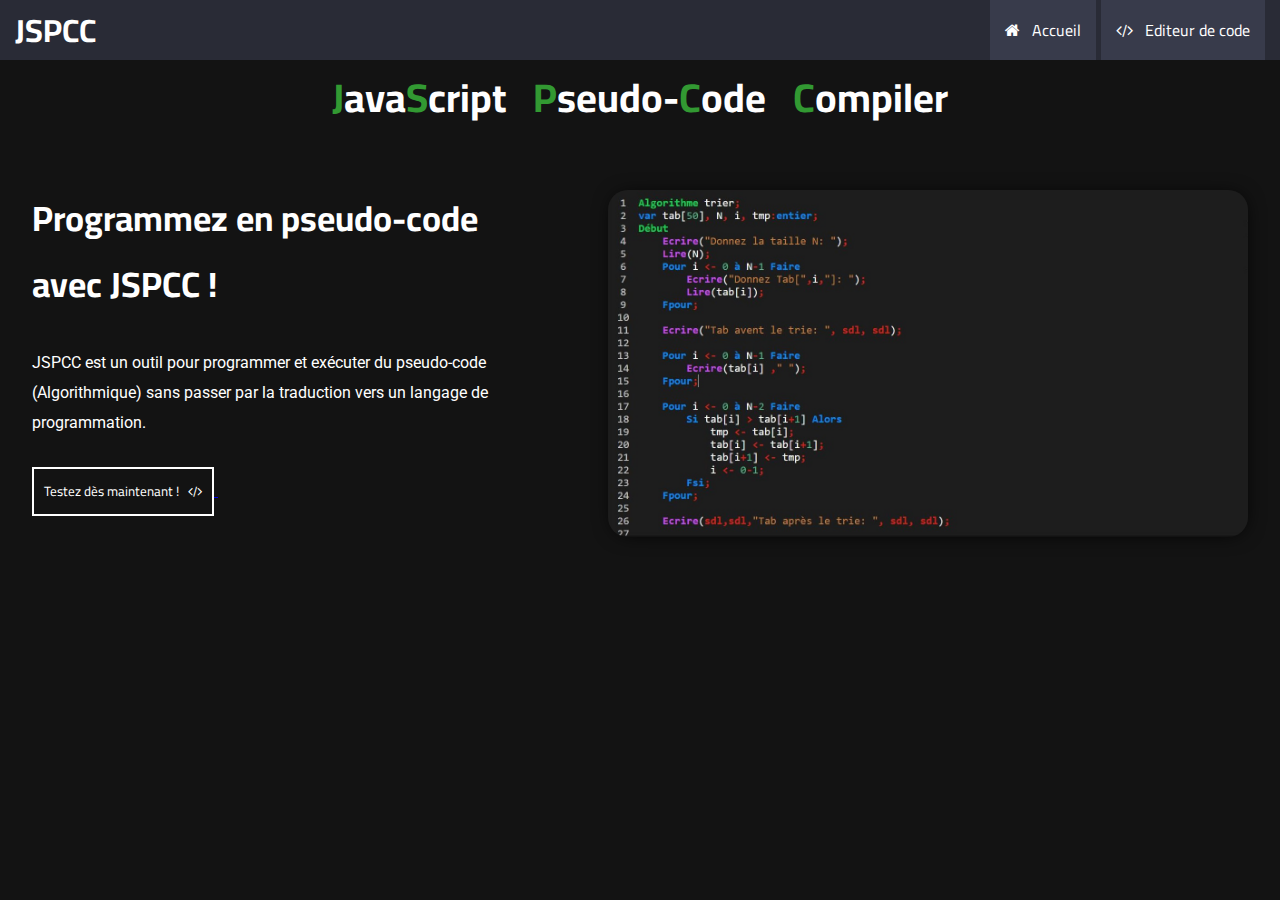
<file: fr/home.html>
<!DOCTYPE html>
<html lang="en">
<head>
    <meta charset="UTF-8">
    <meta name="viewport" content="width=device-width, initial-scale=1.0">
    <meta http-equiv="X-UA-Compatible" content="ie=edge">
    <script src="https://ajax.googleapis.com/ajax/libs/jquery/3.4.1/jquery.min.js"></script>
    <script src="../css/themes.js"></script>
    <link href="https://fonts.googleapis.com/css2?family=Cairo&family=Roboto&display=swap" rel="stylesheet">
    <link rel="stylesheet" href="../fonts/consolas.css">
    <link rel="stylesheet" href="../css/main.css">
    <link rel="stylesheet" href="../css/algo.css">
    <link rel="stylesheet" href="https://cdnjs.cloudflare.com/ajax/libs/font-awesome/4.7.0/css/font-awesome.min.css">
    <title>Bienvenue | JSPCC</title>
</head>

<style>
    *
    {
        font-family: "Cairo";
    }
</style>

<body>
    <nav class="navbar">
        <div class="left-nav">
            <a>
                <h1 class="logo">JSPCC</h1>
            </a>
        </div>

        <div class="mobile burger" >
            <button class="bars-mobile">
                <i class="fa fa-bars"></i>
            </button>
        </div>

        <div class="right-nav">
            <div class="element-container">
                <a>
                    <button class="nav-elem">
                        <i class="fa fa-home"></i> &nbsp; Accueil
                    </button>
                </a>

                <a href="editor.html">
                    <button class="nav-elem">
                        <i class="fa fa-code"></i> &nbsp; Editeur de code
                    </button>
                </a>

                <!--<a href="#">
                    <button class="nav-elem">
                        <i class="fa fa-file-code-o"></i> &nbsp; Documentation
                    </button>
                </a>-->

                <!--<a href="#">
                    <button class="nav-elem">
                        <i class="fa fa-bell"></i> &nbsp; Notifications
                    </button>
                </a>-->
            </div>
        </div>
    </nav>
    <h1 class="main-title">
        <span class="colored-letter">J</span>ava<span class="colored-letter">S</span>cript
        &nbsp;
        <span class="colored-letter">P</span>seudo-<span class="colored-letter">C</span>ode
        &nbsp;
        <span class="colored-letter">C</span>ompiler
    </h1>
    <div class="part1">
        <div class="sub-part1">
            <h1>Programmez en pseudo-code avec JSPCC !</h1>
            <br>
            <span>
                JSPCC est un outil pour programmer et exécuter du pseudo-code (Algorithmique) 
                sans passer par 
                la traduction vers un langage de programmation.
            </span>
            <br><br>
            <a href="editor.html">
                <button>
                    Testez dès maintenant ! &nbsp; <i class="fa fa-code"></i>
                </button>
            </a>
            &nbsp;
            <!--<button class="tuto">
                Regarder le tutoriel &nbsp; <i class="fa fa-play"></i>
            </button>-->
        </div>

        <div class="sub-part2">
            <img class="img" src="images/102737160_2944531502263095_2410326628366231200_o.jpg" alt="">
        </div>
    </div>
</body>
</html>
</file>
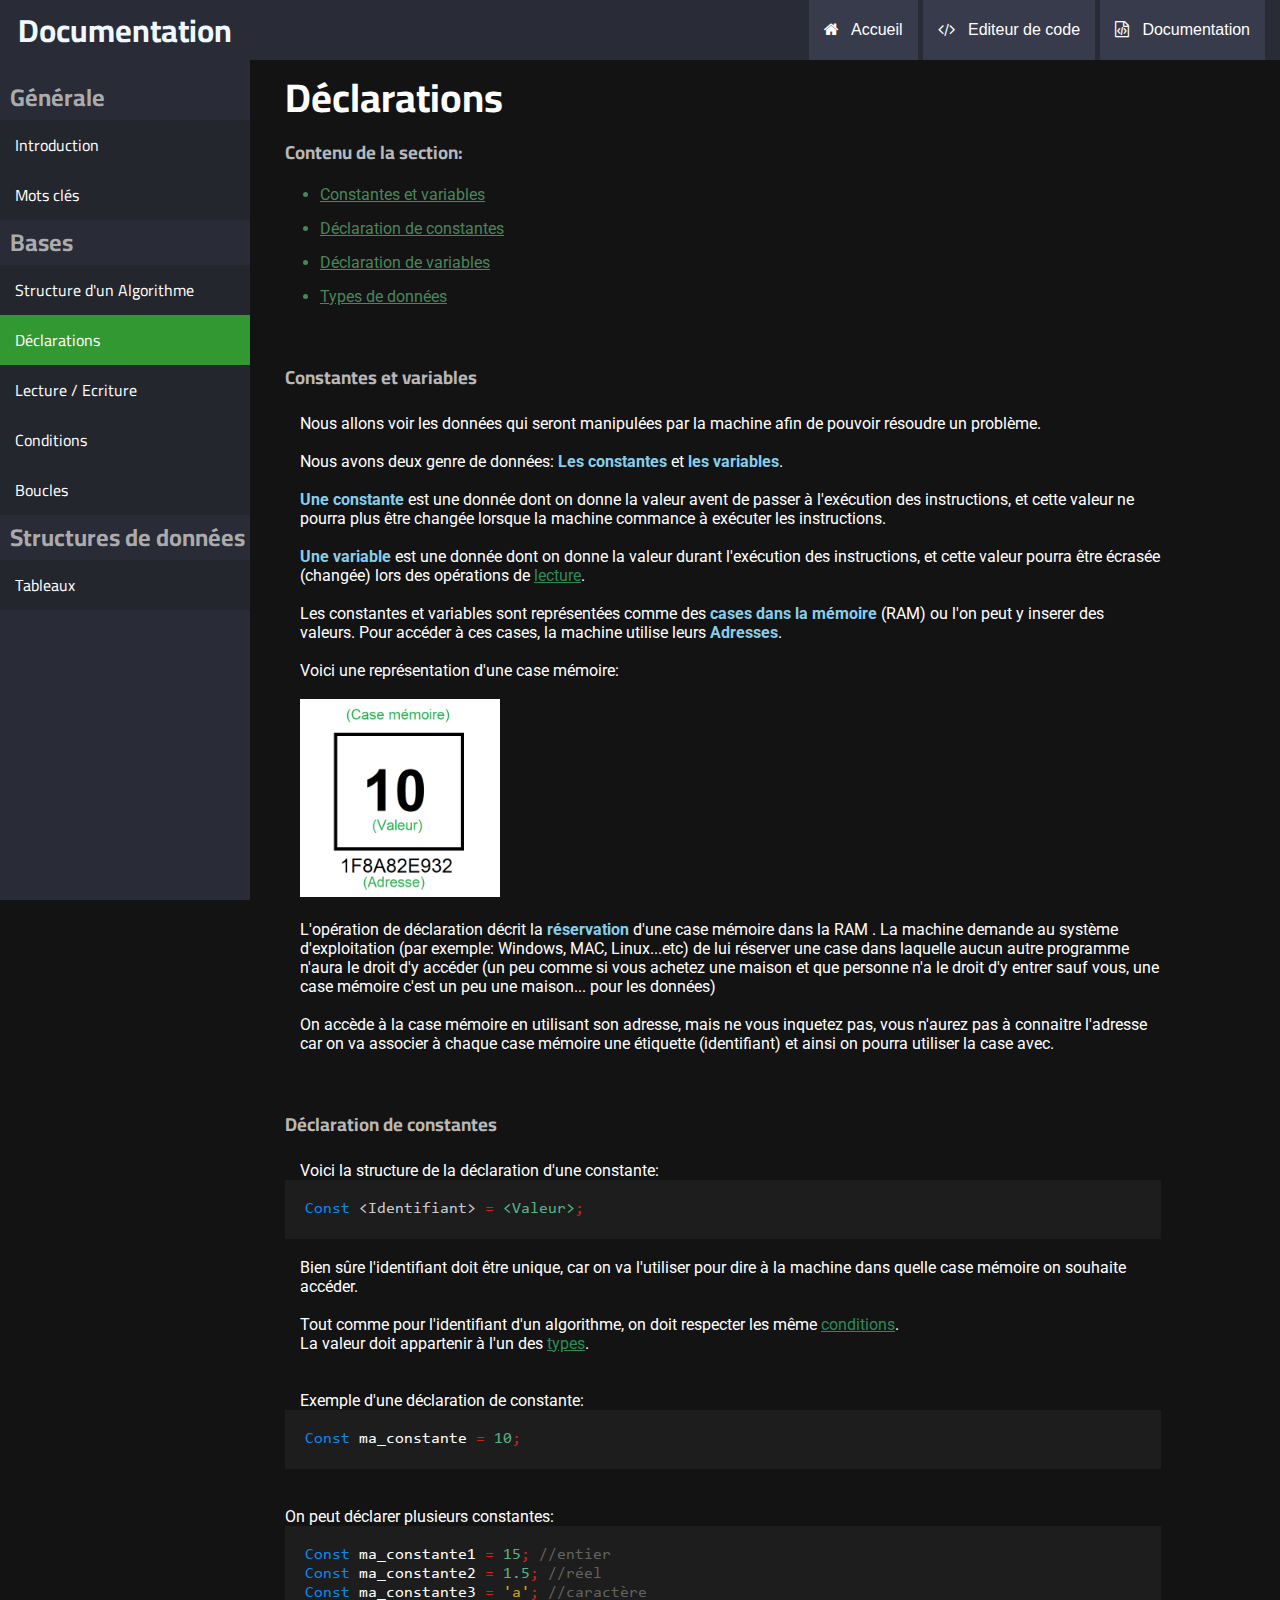
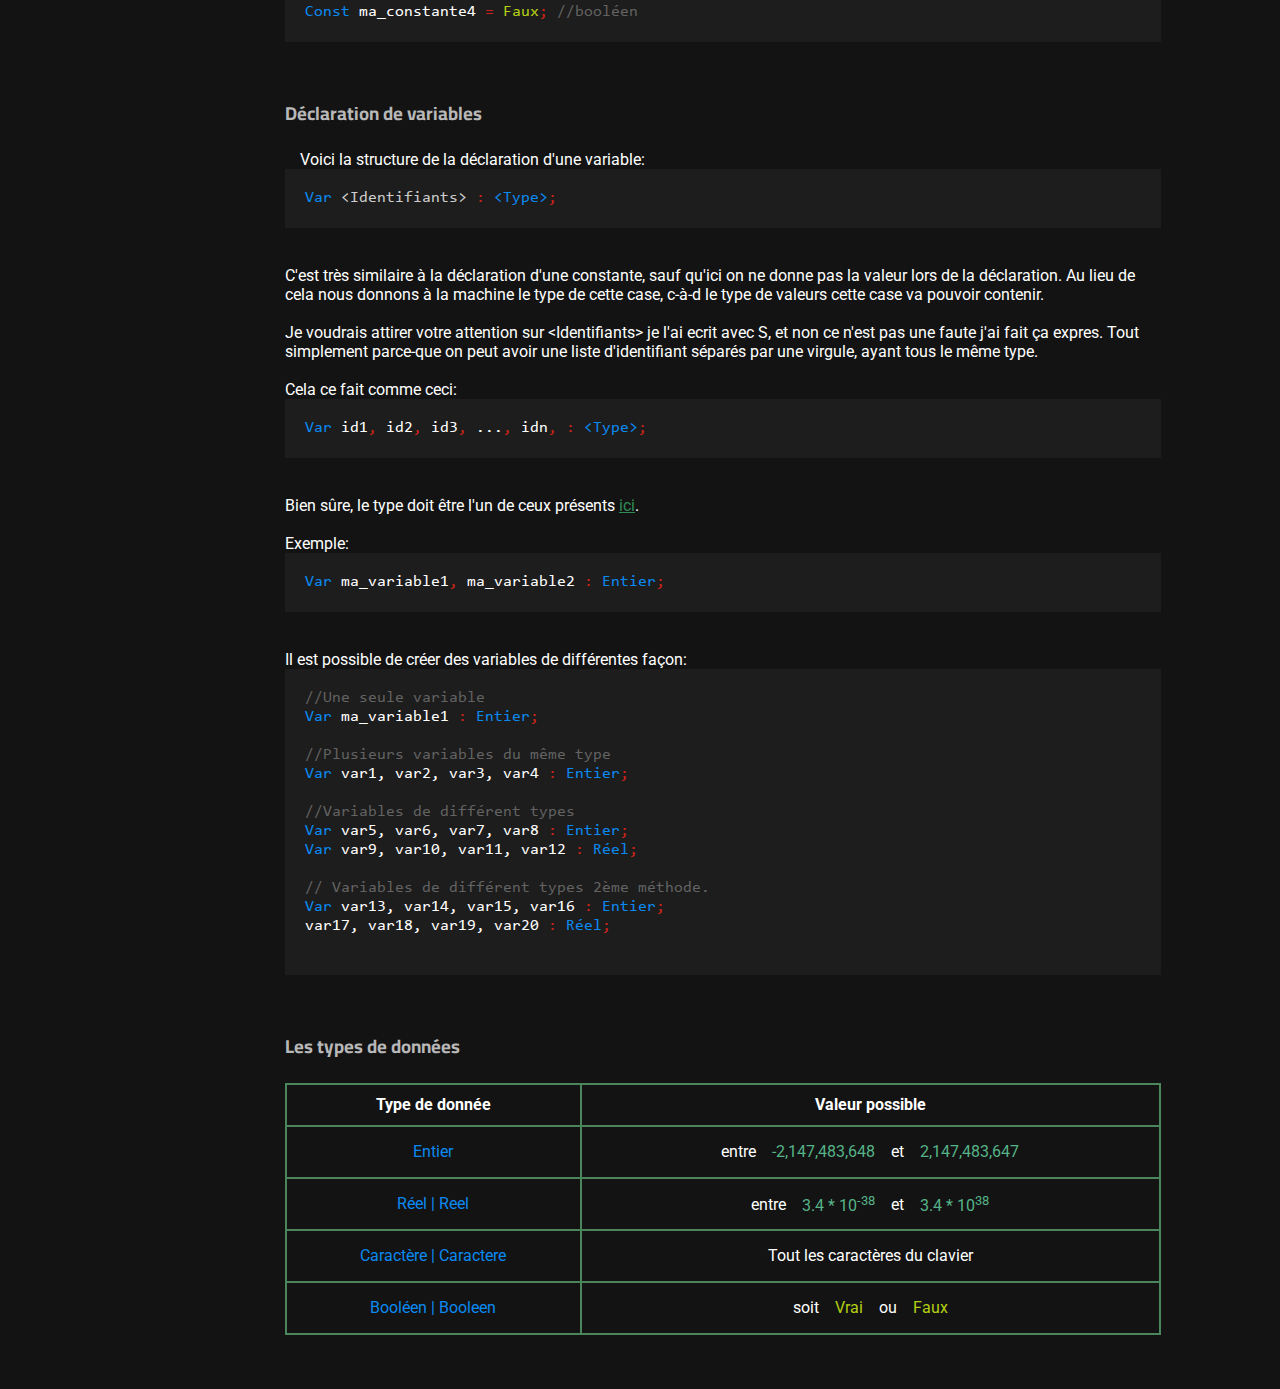
<file: fr/docs/declarations.html>
<!DOCTYPE html>
<html lang="en">
<head>
    <meta charset="UTF-8">
    <meta name="viewport" content="width=device-width, initial-scale=1.0">
    <meta http-equiv="X-UA-Compatible" content="ie=edge">
    <script src="https://ajax.googleapis.com/ajax/libs/jquery/3.4.1/jquery.min.js"></script>
    <script src="../../css/themes.js"></script>
    <link href="https://fonts.googleapis.com/css2?family=Cairo&family=Roboto&display=swap" rel="stylesheet">
    <link rel="stylesheet" href="../../fonts/consolas.css">
    <link rel="stylesheet" href="../../css/docs.css">
    <link rel="stylesheet" href="../../css/algo.css">
    <link rel="stylesheet" href="../../css/main.css">
    <link rel="stylesheet" href="https://cdnjs.cloudflare.com/ajax/libs/font-awesome/4.7.0/css/font-awesome.min.css">
    <title>Déclarations | Documentation | JSPCC</title>
</head>
<body>
    <nav class="navbar">
        <div class="left-nav">
            <div class="mobile" style="height: 100%;">
                <button class="menu-btn">
                    <i class="fa fa-arrow-right"></i>
                </button>
            </div>
        </div>

        <div class="mobile burger" >
            <button class="bars-mobile">
                <i class="fa fa-bars"></i>
            </button>
        </div>

        <div class="right-nav">
            <div class="element-container">
                <a href="../home.html">
                    <button class="nav-elem">
                        <i class="fa fa-home"></i> &nbsp; Accueil
                    </button>
                </a>

                <a href="../editor.html">
                    <button class="nav-elem">
                        <i class="fa fa-code"></i> &nbsp; Editeur de code
                    </button>
                </a>

                <a>
                    <button class="nav-elem">
                        <i class="fa fa-file-code-o"></i> &nbsp; Documentation
                    </button>
                </a>

                <!--<a href="#">
                    <button class="nav-elem">
                        <i class="fa fa-bell"></i> &nbsp; Notifications
                    </button>
                </a>-->
            </div>
        </div>
    </nav>

    <div class="doc-menu">
        <div class="separator"></div>
        <h1 style="text-align: center; color: aliceblue;">Documentation</h1>
        <div class="menu-body">
            <h2>Générale</h2>
            <a href="introduction.html">
                <button class="doc-elem">
                    Introduction
                </button>
            </a>
            <a href="motcle.html">
                <button class="doc-elem">
                    Mots clés
                </button>
            </a>
            <h2>Bases</h2>
            <a href="structure-dun-algorithme.html">
                <button class="doc-elem">
                    Structure d'un Algorithme
                </button>
            </a>
            <a>
                <button class="doc-elem selected-elem">
                    Déclarations
                </button>
            </a>
            <a href="lecture-ecriture.html">
                <button class="doc-elem">
                    Lecture / Ecriture 
                </button>
            </a>
            <a href="conditions.html">
                <button class="doc-elem">
                    Conditions 
                </button>
            </a>
            <a href="boucles.html">
                <button class="doc-elem">
                    Boucles 
                </button>
            </a>
            <h2>Structures de données</h2>
            <a href="tableaux.html">
                <button class="doc-elem">
                    Tableaux 
                </button>
            </a>
        </div>

        <script>
            $(document).ready(function()
            {
                let on = false;
                let resized = false;

                $(".menu-btn").on("click", function()
                {
                    if(on)
                    {
                        $(".menu-btn i").removeClass("fa-arrow-left");
                        $(".menu-btn i").addClass("fa-arrow-right");
                        $(".doc-menu").animate(
                        {
                            left: "-100%"
                        });
                        on = false;
                    }
                    else 
                    {
                        $(".menu-btn i").removeClass("fa-arrow-right");
                        $(".menu-btn i").addClass("fa-arrow-left");
                        $(".doc-menu").animate(
                        {
                            left: "0"
                        });
                        on = true;
                    }
                })

                $(window).resize(function()
                {
                    if($(window).width() > 1024)
                    {
                        resized = true;
                        $(".doc-menu").css("left", "0");
                        on = false;
                    }
                    
                    if($(window).width() <= 1024 && resized)
                    {
                        resized = false;
                        $(".doc-menu").css("left", "-100%");
                        on = false;
                    }
                    
                });
            });
        </script>
    </div>
    
    <div class="separator"></div>

    <div class="doc-body">
        <div class="body-content">
            <h1 class="section-title" style="font-size: 2.5em;">Déclarations</h1>
            <div class="section-content">
                <h3 class="section-title section-subtitle">Contenu de la section:</h3>
                <ul class="content"> 
                    <li><a href="#def">Constantes et variables</a></li>
                    <li><a href="#decc">Déclaration de constantes</a></li>
                    <li><a href="#decv">Déclaration de variables</a></li>
                    <li><a href="#datatype">Types de données</a></li>
                </ul>
            </div>

            <br><br><br>

            <div class="section-content" id="def">
                <h3 class="section-title section-subtitle">Constantes et variables</h3>
                <br>
                <p class="sec-cont">
                    Nous allons voir les données qui seront manipulées par la machine afin de pouvoir
                    résoudre un problème.

                    <br><br>

                    Nous avons deux genre de données: <span class="impo-word">Les constantes</span> et <span class="impo-word">les variables</span>.

                    <br><br>
                    <span class="impo-word">Une constante</span> est une donnée dont on donne la valeur avent de passer à l'exécution des 
                    instructions, et cette valeur ne pourra plus être changée lorsque la machine commance 
                    à exécuter les instructions.

                    <br><br>
                    <span class="impo-word">Une variable</span> est une donnée dont on donne la valeur durant l'exécution des 
                    instructions, et cette valeur pourra être écrasée (changée) lors des opérations de 
                    <a style="color: seagreen;" href="lecture-ecriture.html#lec">lecture</a>.

                    <br><br>
                    Les constantes et variables sont représentées comme des <span class="impo-word">cases dans la mémoire</span> (RAM) ou l'on
                    peut y inserer des valeurs. Pour accéder à ces cases, la machine utilise leurs <span class="impo-word">Adresses</span>.

                    <br><br>
                    Voici une représentation d'une case mémoire:
                    <br><br>
                    <img src="../images/cmemoire.png" style="width: 200px;" alt="case mémoire">

                    <br><br>
                    L'opération de déclaration décrit la <span class="impo-word">réservation</span> d'une case mémoire dans la RAM 
                    . La machine demande au système d'exploitation (par exemple: Windows, MAC, Linux...etc) de lui réserver une case 
                    dans laquelle aucun autre programme n'aura le droit d'y accéder (un peu comme si vous achetez une maison et que 
                    personne n'a le droit d'y entrer sauf vous, une case mémoire c'est un peu une maison... pour les données)
                    
                    <br><br>
                    On accède à la case mémoire en utilisant son adresse, mais ne vous inquetez pas, vous n'aurez pas à connaitre l'adresse
                    car on va associer à chaque case mémoire une étiquette (identifiant) et ainsi on pourra utiliser la case avec. 
                </p>
            </div>

            <br><br><br>

            <div class="section-content" id="decc">
                <h3 class="section-title section-subtitle">Déclaration de constantes</h3>
                <br>
                <p class="sec-cont">
                    Voici la structure de la déclaration d'une constante:
                    <br>
                    <div class="code-section">
                        <span class="dec">Const</span> <span style="color: rgb(204, 204, 204);">&lt;Identifiant&gt</span>
                        <span class="symbol">=</span> <span class="valuenum">&lt;Valeur&gt;</span><span class="symbol">;</span>
                    </div>
                    <br>
                    
                </p>

                <p class="sec-cont">
                    Bien sûre l'identifiant doit être unique, car on va l'utiliser pour dire à la machine 
                    dans quelle case mémoire on souhaite accéder.

                    <br><br>

                    Tout comme pour l'identifiant d'un algorithme, on doit respecter les même 
                    <a style="color: seagreen;" href="structure-dun-algorithme.html#conds-id">conditions</a>.

                    <br>
                    La valeur doit appartenir à l'un des <a style="color: seagreen;" href="#datatype">types</a>.
                
                    <br><br><br>
                    Exemple d'une déclaration de constante:
                    <br>
                    <div class="code-section">
                        <span class="dec">Const</span> ma_constante
                        <span class="symbol">=</span> <span class="valuenum">10</span><span class="symbol">;</span>
                    </div>
                    <br><br>
                    On peut déclarer plusieurs constantes:
                    <div class="code-section">
                        <span class="dec">Const</span> ma_constante1
                        <span class="symbol">=</span> <span class="valuenum">15</span><span class="symbol">;</span>
                        <span class="com">//entier</span>
                        <br>
                        <span class="dec">Const</span> ma_constante2
                        <span class="symbol">=</span> <span class="valuenum">1.5</span><span class="symbol">;</span>
                        <span class="com">//réel</span>
                        <br>
                        <span class="dec">Const</span> ma_constante3
                        <span class="symbol">=</span> <span class="valuechar">'a'</span><span class="symbol">;</span>
                        <span class="com">//caractère</span>
                        <br>
                        <span class="dec">Const</span> ma_constante4
                        <span class="symbol">=</span> <span class="valuebool">Faux</span><span class="symbol">;</span>
                        <span class="com">//booléen</span>
                    </div>
                </p>
                
            </div>

            <br><br><br>

            <div class="section-content" id="decv">
                <h3 class="section-title section-subtitle">Déclaration de variables</h3>
                <br>
                <p class="sec-cont">
                    Voici la structure de la déclaration d'une variable:
                    <br>
                    <div class="code-section">
                        <span class="dec">Var</span> <span style="color: rgb(204, 204, 204);">&lt;Identifiants&gt;</span>
                        <span class="symbol">:</span> <span class="dec">&lt;Type&gt;</span><span class="symbol">;</span>
                    </div>
                    <br><br>
                    C'est très similaire à la déclaration d'une constante, sauf qu'ici on ne donne pas la valeur lors de la déclaration.
                    Au lieu de cela nous donnons à la machine le type de cette case, c-à-d le type de valeurs 
                    cette case va pouvoir contenir.
                    <br><br>
                    Je voudrais attirer votre attention sur &lt;Identifiants&gt; je l'ai ecrit avec S, et non ce n'est pas une faute
                    j'ai fait ça expres. Tout simplement parce-que on peut avoir une liste d'identifiant séparés par une virgule, ayant tous le même type.
                    <br><br>
                    Cela ce fait comme ceci:
                    <div class="code-section">
                        <span class="dec">Var</span> 
                        id1<span class="symbol">,</span>
                        id2<span class="symbol">,</span>
                        id3<span class="symbol">,</span>
                        ...<span class="symbol">,</span>
                        idn<span class="symbol">,</span>
                        <span class="symbol">:</span> <span class="dec">&lt;Type&gt;</span><span class="symbol">;</span>
                    </div>
                    <br><br>
                    Bien sûre, le type doit être l'un de ceux présents <a style="color:seagreen" href="#datatype">ici</a>.
                    <br><br>
                    Exemple: 
                    <div class="code-section">
                        <span class="dec">Var</span> 
                        ma_variable1<span class="symbol">,</span>
                        ma_variable2<span class="symbol">
                        <span class="symbol">:</span> <span class="dec">Entier</span><span class="symbol">;</span>
                    </div>
                    <br><br>
                    Il est possible de créer des variables de différentes façon:

                    <div class="code-section">
                        <span class="com">//Une seule variable</span>
                        <br>
                        <span class="dec">Var</span> 
                        ma_variable1
                        <span class="symbol">:</span> <span class="dec">Entier</span><span class="symbol">;</span>
                        
                        <br><br>

                        <span class="com">//Plusieurs variables du même type</span>
                        <br>
                        <span class="dec">Var</span> 
                        var1, var2, var3, var4
                        <span class="symbol">:</span> <span class="dec">Entier</span><span class="symbol">;</span>
                        
                        <br><br>
                        
                        <span class="com">//Variables de différent types</span>
                        <br>
                        <span class="dec">Var</span> 
                        var5, var6, var7, var8
                        <span class="symbol">:</span> <span class="dec">Entier</span><span class="symbol">;</span>
                        <br>
                        <span class="dec">Var</span> 
                        var9, var10, var11, var12
                        <span class="symbol">:</span> <span class="dec">Réel</span><span class="symbol">;</span>
                        <br><br>

                        <span class="com">// Variables de différent types 2ème méthode.</span>
                        <br>
                        <span class="dec">Var</span> 
                        var13, var14, var15, var16
                        <span class="symbol">:</span> <span class="dec">Entier</span><span class="symbol">;</span>
                        <br>
                        
                        var17, var18, var19, var20
                        <span class="symbol">:</span> <span class="dec">Réel</span><span class="symbol">;</span>
                        <br><br>
                    </div>
                </p>
                
            </div>

            <br><br><br>

            <div class="section-content" id="datatype">
                <h3 class="section-title section-subtitle">Les types de données</h3>
                <br>
                <p class="sec-cont">
                    <table class="kw-table">
                        <tr>
                            <th>Type de donnée</th>
                            <th>Valeur possible</th>
                        </tr>
                        <tr>
                            <td class="dec">Entier</td>
                            <td>entre 
                                &nbsp;&nbsp;
                                <span class="valuenum">-2,147,483,648</span> 
                                &nbsp;&nbsp; 
                                et 
                                &nbsp;&nbsp;
                                <span class="valuenum">2,147,483,647</span>
                            </td>
                        </tr>

                        <tr>
                            <td class="dec">Réel | Reel</td>
                            <td>entre 
                                &nbsp;&nbsp;
                                <span class="valuenum">3.4 * 10<sup>-38</sup></span> 
                                &nbsp;&nbsp; 
                                et 
                                &nbsp;&nbsp;
                                <span class="valuenum">3.4 * 10<sup>38</sup></span>
                            </td>
                        </tr>

                        <tr>
                            <td class="dec">Caractère | Caractere</td>
                            <td>
                                Tout les caractères du clavier
                            </td>
                        </tr>

                        <tr>
                            <td class="dec">Booléen | Booleen</td>
                            <td>
                                soit 
                                &nbsp;&nbsp;
                                <span class="valuebool">Vrai</span> 
                                &nbsp;&nbsp; 
                                ou 
                                &nbsp;&nbsp;
                                <span class="valuebool">Faux</span>
                            </td>
                        </tr>
                    </table>
                </p>
            </div>

        </div>

        <br><br><br>
    </div>
</body>
</html>
</file>
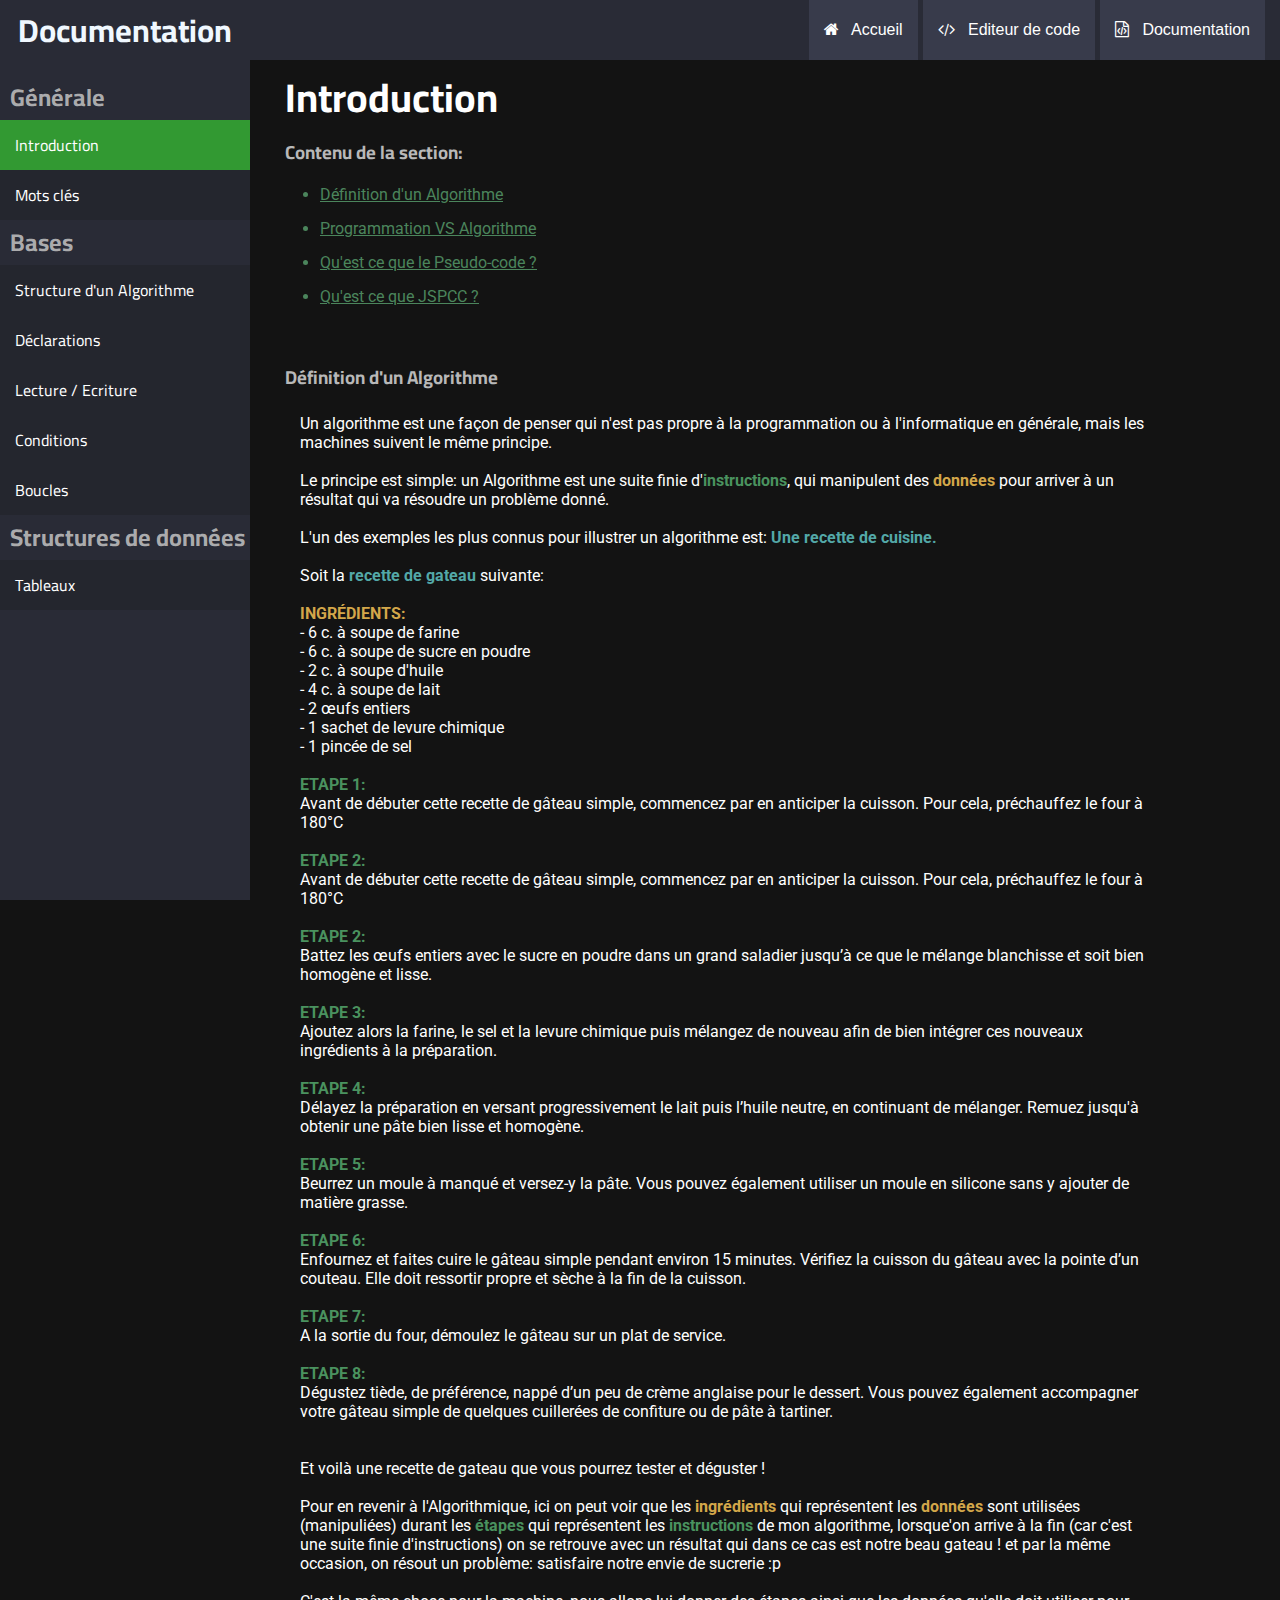
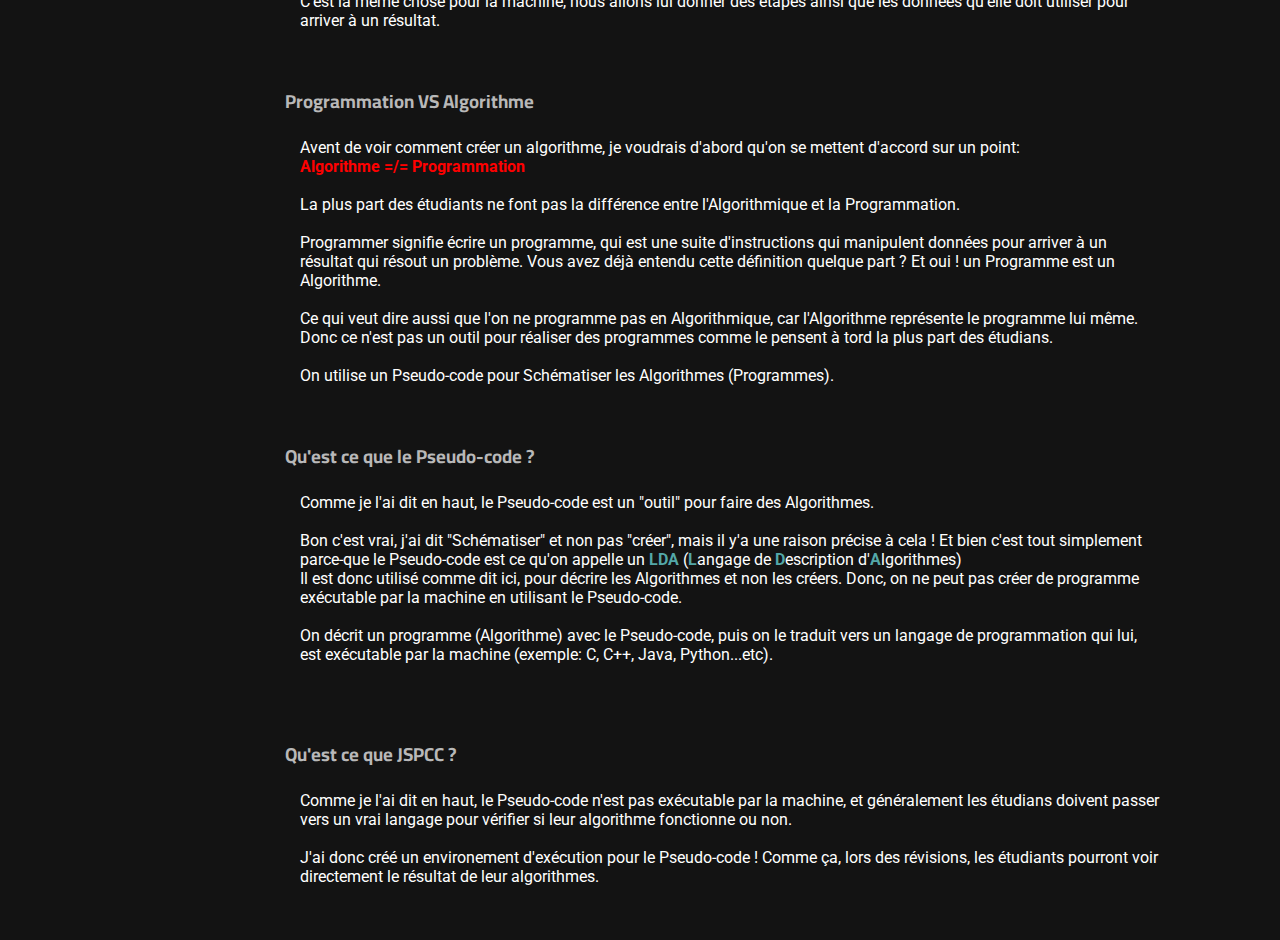
<file: fr/docs/introduction.html>
<!DOCTYPE html>
<html lang="en">
<head>
    <meta charset="UTF-8">
    <meta name="viewport" content="width=device-width, initial-scale=1.0">
    <meta http-equiv="X-UA-Compatible" content="ie=edge">
    <script src="https://ajax.googleapis.com/ajax/libs/jquery/3.4.1/jquery.min.js"></script>
    <script src="../../css/themes.js"></script>
    <link href="https://fonts.googleapis.com/css2?family=Cairo&family=Roboto&display=swap" rel="stylesheet">
    <link rel="stylesheet" href="../../fonts/consolas.css">
    <link rel="stylesheet" href="../../css/docs.css">
    <link rel="stylesheet" href="../../css/algo.css">
    <link rel="stylesheet" href="../../css/main.css">
    <link rel="stylesheet" href="https://cdnjs.cloudflare.com/ajax/libs/font-awesome/4.7.0/css/font-awesome.min.css">
    <title>Introduction | Documentation | JSPCC</title>
</head>
<body>
    <nav class="navbar">
        <div class="left-nav">
            <div class="mobile" style="height: 100%;">
                <button class="menu-btn">
                    <i class="fa fa-arrow-right"></i>
                </button>
            </div>
        </div>

        <div class="mobile burger" >
            <button class="bars-mobile">
                <i class="fa fa-bars"></i>
            </button>
        </div>

        <div class="right-nav">
            <div class="element-container">
                <a href="../home.html">
                    <button class="nav-elem">
                        <i class="fa fa-home"></i> &nbsp; Accueil
                    </button>
                </a>

                <a href="../editor.html">
                    <button class="nav-elem">
                        <i class="fa fa-code"></i> &nbsp; Editeur de code
                    </button>
                </a>

                <a>
                    <button class="nav-elem">
                        <i class="fa fa-file-code-o"></i> &nbsp; Documentation
                    </button>
                </a>

                <!--<a href="#">
                    <button class="nav-elem">
                        <i class="fa fa-bell"></i> &nbsp; Notifications
                    </button>
                </a>-->
            </div>
        </div>
    </nav>

    <div class="doc-menu">
        <div class="separator"></div>
        <h1 style="text-align: center; color: aliceblue;">Documentation</h1>
        <div class="menu-body">
            <h2>Générale</h2>
            <a>
                <button class="doc-elem selected-elem">
                    Introduction
                </button>
            </a>
            <a href="motcle.html">
                <button class="doc-elem">
                    Mots clés
                </button>
            </a>
            <h2>Bases</h2>
            <a href="structure-dun-algorithme.html">
                <button class="doc-elem">
                    Structure d'un Algorithme
                </button>
            </a>
            <a href="declarations.html">
                <button class="doc-elem">
                    Déclarations
                </button>
            </a>
            <a href="lecture-ecriture.html">
                <button class="doc-elem">
                    Lecture / Ecriture 
                </button>
            </a>
            <a href="conditions.html">
                <button class="doc-elem">
                    Conditions 
                </button>
            </a>
            <a href="boucles.html">
                <button class="doc-elem">
                    Boucles 
                </button>
            </a>
            <h2>Structures de données</h2>
            <a href="tableaux.html">
                <button class="doc-elem">
                    Tableaux 
                </button>
            </a>
        </div>

        <script>
            $(document).ready(function()
            {
                let on = false;
                let resized = false;

                $(".menu-btn").on("click", function()
                {
                    if(on)
                    {
                        $(".menu-btn i").removeClass("fa-arrow-left");
                        $(".menu-btn i").addClass("fa-arrow-right");
                        $(".doc-menu").animate(
                        {
                            left: "-100%"
                        });
                        on = false;
                    }
                    else 
                    {
                        $(".menu-btn i").removeClass("fa-arrow-right");
                        $(".menu-btn i").addClass("fa-arrow-left");
                        $(".doc-menu").animate(
                        {
                            left: "0"
                        });
                        on = true;
                    }
                })

                $(window).resize(function()
                {
                    if($(window).width() > 1024)
                    {
                        resized = true;
                        $(".doc-menu").css("left", "0");
                        on = false;
                    }
                    
                    if($(window).width() <= 1024 && resized)
                    {
                        resized = false;
                        $(".doc-menu").css("left", "-100%");
                        on = false;
                    }
                    
                });
            });
        </script>
    </div>
    
    <div class="separator"></div>

    <div class="doc-body">
        <div class="body-content">
            <h1 class="section-title" style="font-size: 2.5em;">Introduction</h1>
            <div class="section-content">
                <h3 class="section-title section-subtitle">Contenu de la section:</h3>
                <ul class="content"> 
                    <li><a href="#def">Définition d'un Algorithme</a></li>
                    <li><a href="#pva">Programmation VS Algorithme</a></li>
                    <li><a href="#pc">Qu'est ce que le Pseudo-code ?</a></li>
                    <li><a href="#jpc">Qu'est ce que JSPCC ?</a></li>
                </ul>
            </div>

            <br><br><br>

            <div class="section-content" id="def">
                <h3 class="section-title section-subtitle">Définition d'un Algorithme</h3>
                <br>
                <p class="sec-cont">
                    Un algorithme est une façon de penser qui n'est pas propre à la programmation 
                    ou à l'informatique en générale, mais les machines suivent le même principe.
                    
                    <br><br>
                    
                    Le principe est simple: un Algorithme
                    est une suite finie d'<b style="color: rgb(74, 146, 95);">instructions</b>, qui 
                    manipulent des <b style="color: rgb(211, 167, 74);">données</b> pour arriver à un résultat
                    qui va résoudre un problème donné.
                   
                    <br><br>
                    
                    L'un des exemples les plus connus pour illustrer un algorithme est: 
                    <b style="color: rgb(83, 168, 168);">Une recette de cuisine.</b>
                    
                    <br><br>
                   
                    Soit la <b style="color: rgb(83, 168, 168);">recette de gateau</b> suivante: 
                    
                    <br><br>
                    
                    <b style="color: rgb(211, 167, 74);">INGRÉDIENTS:</b>
                    <br>
                    - 6 c. à soupe de farine
                    <br>
                    - 6 c. à soupe de sucre en poudre
                    <br>
                    - 2 c. à soupe d'huile
                    <br>
                    - 4 c. à soupe de lait
                    <br>
                    - 2 œufs entiers
                    <br>
                    - 1 sachet de levure chimique
                    <br>
                    - 1 pincée de sel
                    <br><br>
                    
                    <b style="color: rgb(74, 146, 95);">ETAPE 1:</b>
                    <br>
                    Avant de débuter cette recette de gâteau simple, commencez 
                    par en anticiper la cuisson. Pour cela, préchauffez le four à 180°C
                    <br><br>
                    <b style="color: rgb(74, 146, 95);">ETAPE 2:</b>
                    <br>
                    Avant de débuter cette recette de gâteau simple, commencez 
                    par en anticiper la cuisson. Pour cela, préchauffez le four à 180°C
                    
                    <br><br>

                    <b style="color: rgb(74, 146, 95);">ETAPE 2:</b>
                    <br>
                    Battez les œufs entiers avec le sucre en poudre dans un grand saladier 
                    jusqu’à ce que le mélange blanchisse et soit bien homogène et lisse.
                    
                    <br><br>
                    
                    <b style="color: rgb(74, 146, 95);">ETAPE 3:</b>
                    <br>
                    Ajoutez alors la farine, le sel et la levure chimique puis mélangez de 
                    nouveau afin de bien intégrer ces nouveaux ingrédients à la préparation.
                    
                    <br><br>
                    
                    <b style="color: rgb(74, 146, 95);">ETAPE 4:</b>
                    <br>
                    Délayez la préparation en versant progressivement le lait puis l’huile neutre, 
                    en continuant de mélanger. Remuez jusqu'à obtenir une pâte bien lisse et homogène.
                    
                    <br><br>
                    
                    <b style="color: rgb(74, 146, 95);">ETAPE 5:</b>
                    <br>
                    Beurrez un moule à manqué et versez-y la pâte. Vous pouvez également utiliser un moule 
                    en silicone sans y ajouter de matière grasse.
                    
                    <br><br>
                    
                    <b style="color: rgb(74, 146, 95);">ETAPE 6:</b>
                    <br>
                    Enfournez et faites cuire le gâteau simple pendant environ 15 minutes. Vérifiez la cuisson 
                    du gâteau avec la pointe d’un couteau. Elle doit ressortir propre et sèche à la fin de la cuisson.
                    
                    <br><br>
                    
                    <b style="color: rgb(74, 146, 95);">ETAPE 7:</b>
                    <br>
                    A la sortie du four, démoulez le gâteau sur un plat de service.

                    <br><br>
                    
                    <b style="color: rgb(74, 146, 95);">ETAPE 8:</b>
                    <br>
                    Dégustez tiède, de préférence, nappé d’un peu de crème anglaise pour le dessert. Vous pouvez également 
                    accompagner votre gâteau simple de quelques cuillerées de confiture ou de pâte à tartiner.

                    <br><br><br>

                    Et voilà une recette de gateau que vous pourrez tester et déguster ! 
                    <br><br>
                    Pour en revenir à l'Algorithmique, ici on peut voir que les <b style="color: rgb(211, 167, 74);">ingrédients</b>
                    qui représentent les <b style="color: rgb(211, 167, 74);">données</b> sont utilisées (manipuliées) durant les 
                    <b style="color: rgb(74, 146, 95);">étapes</b> qui représentent les 
                    <b style="color: rgb(74, 146, 95);">instructions</b> de mon algorithme, lorsque'on arrive à la fin
                    (car c'est une suite finie d'instructions) on se retrouve avec un résultat qui dans ce cas est notre
                    beau gateau ! et par la même occasion, on résout un problème: satisfaire notre envie de sucrerie :p
                    <br><br>
                    C'est la même chose pour la machine, nous allons lui donner des étapes ainsi que les données
                    qu'elle doit utiliser pour arriver à un résultat.
                </p>
            </div>

            <br><br><br>

            <div class="section-content" id="pva">
                <h3 class="section-title section-subtitle">Programmation VS Algorithme</h3>
                <br>
                <p class="sec-cont">
                    Avent de voir comment créer un algorithme, je voudrais d'abord qu'on se mettent d'accord
                    sur un point: 
                    <br> 
                    <b style="color: red;">Algorithme =/= Programmation</b>
                    <br><br>
                    La plus part des étudiants ne font pas la différence entre l'Algorithmique et la Programmation.
                    <br><br>

                    Programmer signifie écrire un programme, qui est une suite d'instructions qui manipulent données 
                    pour arriver à un résultat qui résout un problème. Vous avez déjà entendu cette définition 
                    quelque part ? Et oui ! un Programme est un Algorithme.

                    <br><br>
                    
                    Ce qui veut dire aussi que l'on ne programme pas en Algorithmique, car l'Algorithme représente le 
                    programme lui même. 
                    
                    Donc ce n'est pas un outil pour réaliser des programmes comme le pensent à tord la plus part 
                    des étudians.
                    
                    <br><br>

                    On utilise un Pseudo-code pour Schématiser les Algorithmes (Programmes).
                </p>
            </div>

            <br><br><br>

            <div class="section-content" id="pc">
                <h3 class="section-title section-subtitle">Qu'est ce que le Pseudo-code ?</h3>
                <br>
                <p class="sec-cont">
                    Comme je l'ai dit en haut, le Pseudo-code est un "outil" pour faire des Algorithmes.
                    
                    <br><br>
                    Bon c'est vrai, j'ai dit "Schématiser" et non pas "créer", mais il y'a une raison précise à
                    cela ! Et bien c'est tout simplement parce-que le Pseudo-code est ce qu'on appelle un 
                    <b style="color: rgb(83, 168, 168);">LDA</b> (<b style="color: rgb(83, 168, 168);">L</b>angage 
                    de <b style="color: rgb(83, 168, 168);">D</b>escription d'<b style="color: rgb(83, 168, 168);">A</b>lgorithmes)
                    <br>
                    Il est donc utilisé comme dit ici, pour décrire les Algorithmes et non les créers. Donc, on ne peut pas créer de programme
                    exécutable par la machine en utilisant le Pseudo-code.
                    
                    <br><br>

                    On décrit un programme (Algorithme) avec le Pseudo-code, puis on le traduit vers un langage de programmation 
                    qui lui, est exécutable par la machine (exemple: C, C++, Java, Python...etc).

                    <br><br>
                </p>
            </div>

            <br><br><br>

            <div class="section-content" id="jpc">
                <h3 class="section-title section-subtitle">Qu'est ce que JSPCC ?</h3>
                <br>
                <p class="sec-cont">
                    Comme je l'ai dit en haut, le Pseudo-code n'est pas exécutable par la machine, et généralement
                    les étudians doivent passer vers un vrai langage pour vérifier si leur algorithme fonctionne
                    ou non.

                    <br><br>

                    J'ai donc créé un environement d'exécution pour le Pseudo-code ! Comme ça, lors des révisions, les 
                    étudiants pourront voir directement le résultat de leur algorithmes.
                    
                </p>
            </div>

        </div>

        <br><br><br>
    </div>
</body>
</html>
</file>
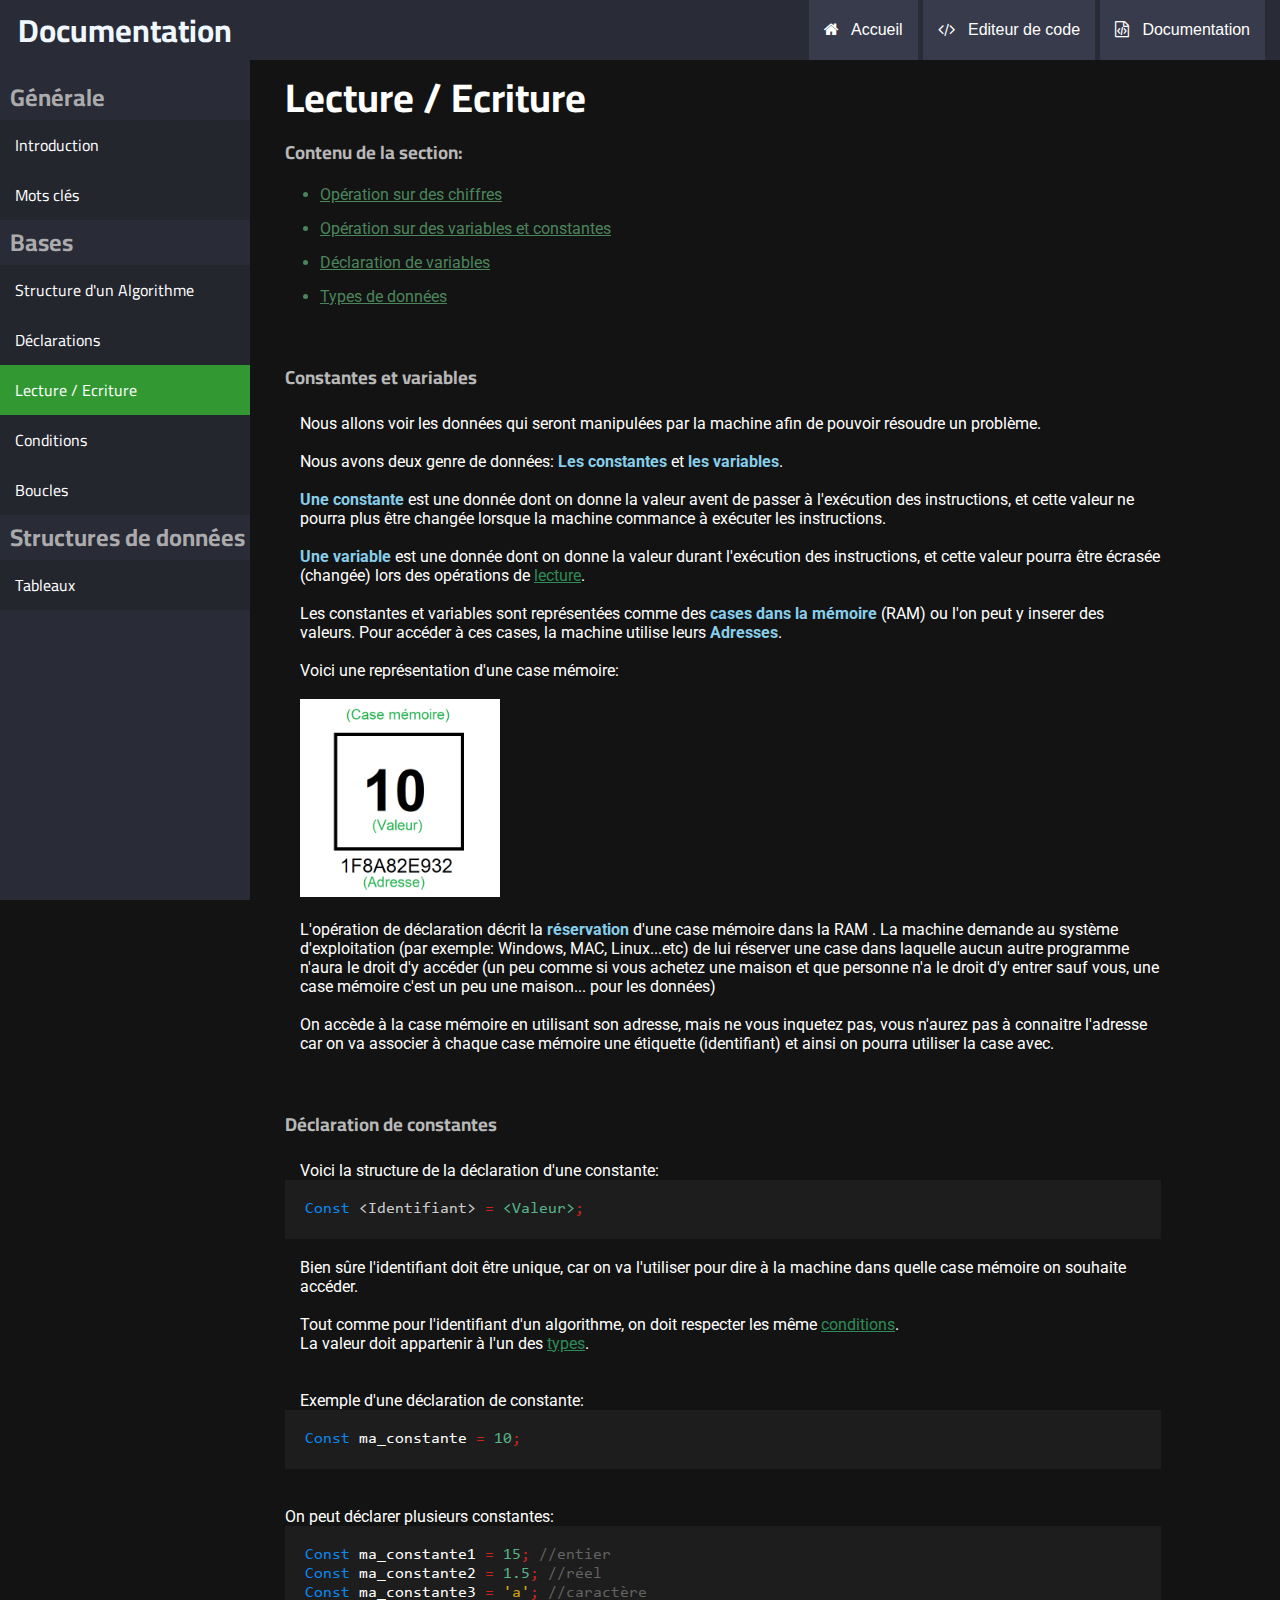
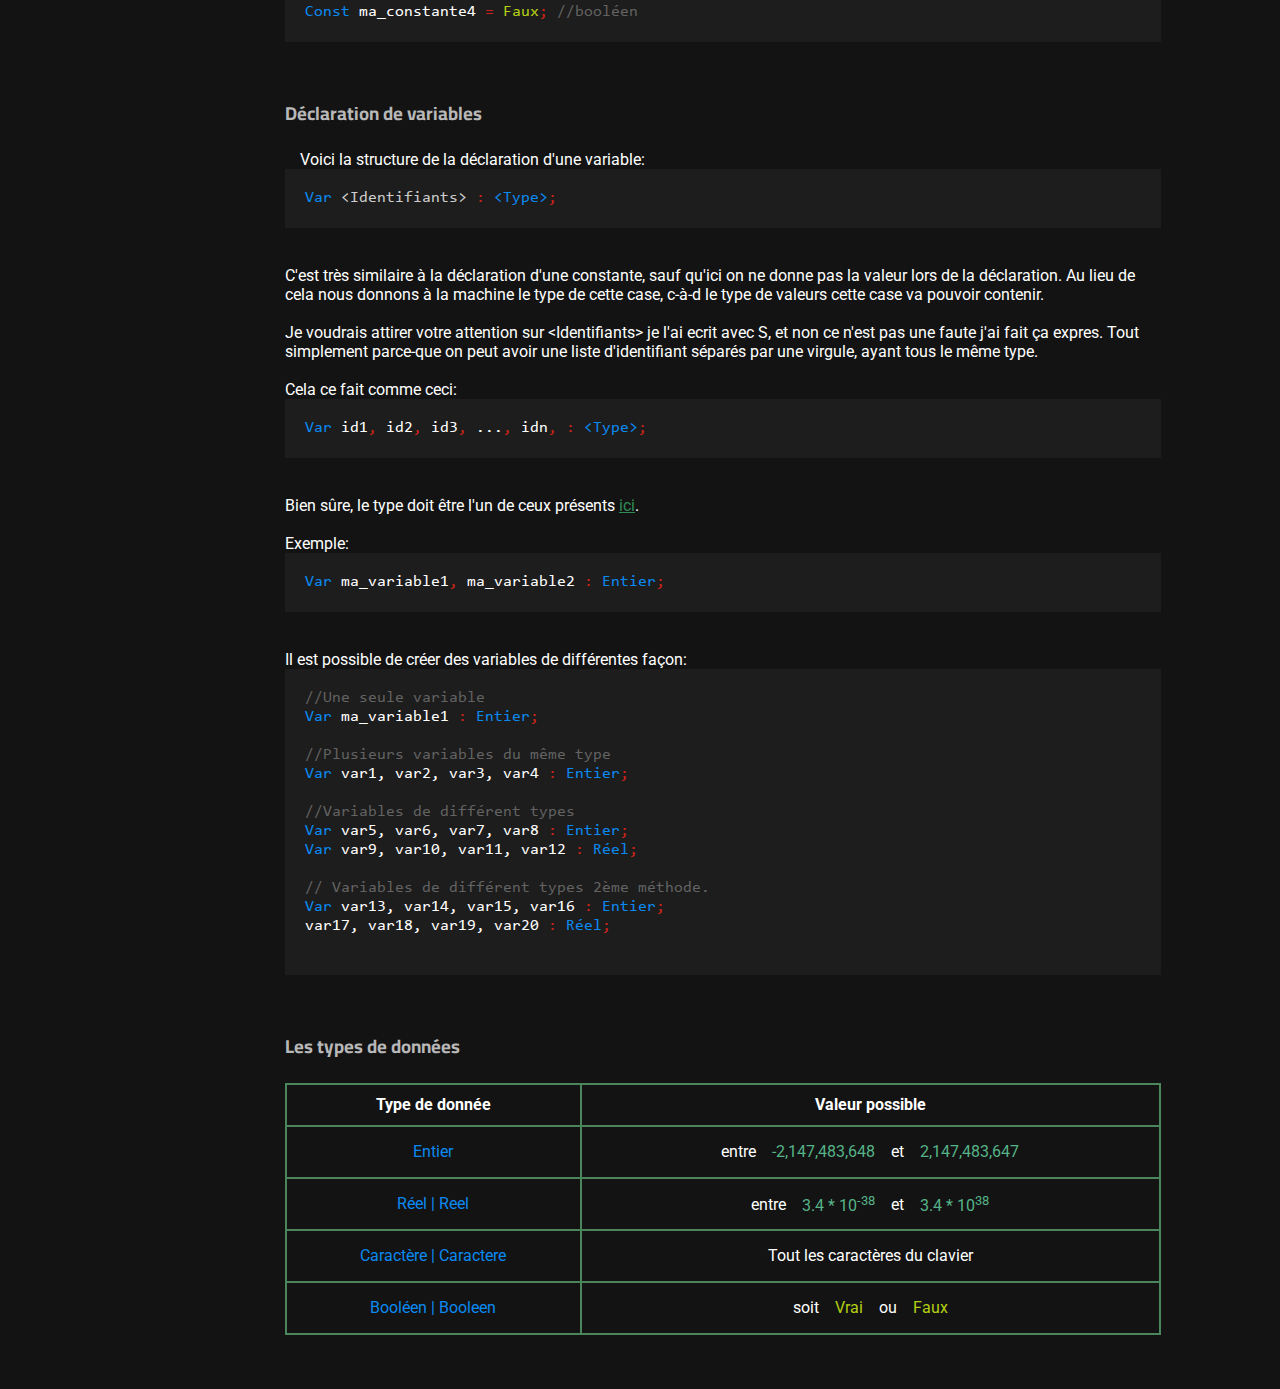
<file: fr/docs/lecture-ecriture.html>
<!DOCTYPE html>
<html lang="en">
<head>
    <meta charset="UTF-8">
    <meta name="viewport" content="width=device-width, initial-scale=1.0">
    <meta http-equiv="X-UA-Compatible" content="ie=edge">
    <script src="https://ajax.googleapis.com/ajax/libs/jquery/3.4.1/jquery.min.js"></script>
    <script src="../../css/themes.js"></script>
    <link href="https://fonts.googleapis.com/css2?family=Cairo&family=Roboto&display=swap" rel="stylesheet">
    <link rel="stylesheet" href="../../fonts/consolas.css">
    <link rel="stylesheet" href="../../css/docs.css">
    <link rel="stylesheet" href="../../css/algo.css">
    <link rel="stylesheet" href="../../css/main.css">
    <link rel="stylesheet" href="https://cdnjs.cloudflare.com/ajax/libs/font-awesome/4.7.0/css/font-awesome.min.css">
    <title>Lecture / Ecriture | Documentation | JSPCC</title>
</head>
<body>
    <nav class="navbar">
        <div class="left-nav">
            <div class="mobile" style="height: 100%;">
                <button class="menu-btn">
                    <i class="fa fa-arrow-right"></i>
                </button>
            </div>
        </div>

        <div class="mobile burger" >
            <button class="bars-mobile">
                <i class="fa fa-bars"></i>
            </button>
        </div>

        <div class="right-nav">
            <div class="element-container">
                <a href="../home.html">
                    <button class="nav-elem">
                        <i class="fa fa-home"></i> &nbsp; Accueil
                    </button>
                </a>

                <a href="../editor.html">
                    <button class="nav-elem">
                        <i class="fa fa-code"></i> &nbsp; Editeur de code
                    </button>
                </a>

                <a>
                    <button class="nav-elem">
                        <i class="fa fa-file-code-o"></i> &nbsp; Documentation
                    </button>
                </a>

                <!--<a href="#">
                    <button class="nav-elem">
                        <i class="fa fa-bell"></i> &nbsp; Notifications
                    </button>
                </a>-->
            </div>
        </div>
    </nav>

    <div class="doc-menu">
        <div class="separator"></div>
        <h1 style="text-align: center; color: aliceblue;">Documentation</h1>
        <div class="menu-body">
            <h2>Générale</h2>
            <a href="introduction.html">
                <button class="doc-elem">
                    Introduction
                </button>
            </a>
            <a href="motcle.html">
                <button class="doc-elem">
                    Mots clés
                </button>
            </a>
            <h2>Bases</h2>
            <a href="structure-dun-algorithme.html">
                <button class="doc-elem">
                    Structure d'un Algorithme
                </button>
            </a>
            <a href="declarations.html">
                <button class="doc-elem">
                    Déclarations
                </button>
            </a>
            <a>
                <button class="doc-elem selected-elem">
                    Lecture / Ecriture 
                </button>
            </a>
            <a href="conditions.html">
                <button class="doc-elem">
                    Conditions 
                </button>
            </a>
            <a href="boucles.html">
                <button class="doc-elem">
                    Boucles 
                </button>
            </a>
            <h2>Structures de données</h2>
            <a href="tableaux.html">
                <button class="doc-elem">
                    Tableaux 
                </button>
            </a>
        </div>

        <script>
            $(document).ready(function()
            {
                let on = false;
                let resized = false;

                $(".menu-btn").on("click", function()
                {
                    if(on)
                    {
                        $(".menu-btn i").removeClass("fa-arrow-left");
                        $(".menu-btn i").addClass("fa-arrow-right");
                        $(".doc-menu").animate(
                        {
                            left: "-100%"
                        });
                        on = false;
                    }
                    else 
                    {
                        $(".menu-btn i").removeClass("fa-arrow-right");
                        $(".menu-btn i").addClass("fa-arrow-left");
                        $(".doc-menu").animate(
                        {
                            left: "0"
                        });
                        on = true;
                    }
                })

                $(window).resize(function()
                {
                    if($(window).width() > 1024)
                    {
                        resized = true;
                        $(".doc-menu").css("left", "0");
                        on = false;
                    }
                    
                    if($(window).width() <= 1024 && resized)
                    {
                        resized = false;
                        $(".doc-menu").css("left", "-100%");
                        on = false;
                    }
                    
                });
            });
        </script>
    </div>
    
    <div class="separator"></div>

    <div class="doc-body">
        <div class="body-content">
            <h1 class="section-title" style="font-size: 2.5em;">Lecture / Ecriture</h1>
            <div class="section-content">
                <h3 class="section-title section-subtitle">Contenu de la section:</h3>
                <ul class="content"> 
                    <li><a href="#def">Opération sur des chiffres</a></li>
                    <li><a href="#decc">Opération sur des variables et constantes</a></li>
                    <li><a href="#decv">Déclaration de variables</a></li>
                    <li><a href="#datatype">Types de données</a></li>
                </ul>
            </div>

            <br><br><br>

            <div class="section-content" id="def">
                <h3 class="section-title section-subtitle">Constantes et variables</h3>
                <br>
                <p class="sec-cont">
                    Nous allons voir les données qui seront manipulées par la machine afin de pouvoir
                    résoudre un problème.

                    <br><br>

                    Nous avons deux genre de données: <span class="impo-word">Les constantes</span> et <span class="impo-word">les variables</span>.

                    <br><br>
                    <span class="impo-word">Une constante</span> est une donnée dont on donne la valeur avent de passer à l'exécution des 
                    instructions, et cette valeur ne pourra plus être changée lorsque la machine commance 
                    à exécuter les instructions.

                    <br><br>
                    <span class="impo-word">Une variable</span> est une donnée dont on donne la valeur durant l'exécution des 
                    instructions, et cette valeur pourra être écrasée (changée) lors des opérations de 
                    <a style="color: seagreen;" href="lecture-ecriture.html#lec">lecture</a>.

                    <br><br>
                    Les constantes et variables sont représentées comme des <span class="impo-word">cases dans la mémoire</span> (RAM) ou l'on
                    peut y inserer des valeurs. Pour accéder à ces cases, la machine utilise leurs <span class="impo-word">Adresses</span>.

                    <br><br>
                    Voici une représentation d'une case mémoire:
                    <br><br>
                    <img src="../images/cmemoire.png" style="width: 200px;" alt="case mémoire">

                    <br><br>
                    L'opération de déclaration décrit la <span class="impo-word">réservation</span> d'une case mémoire dans la RAM 
                    . La machine demande au système d'exploitation (par exemple: Windows, MAC, Linux...etc) de lui réserver une case 
                    dans laquelle aucun autre programme n'aura le droit d'y accéder (un peu comme si vous achetez une maison et que 
                    personne n'a le droit d'y entrer sauf vous, une case mémoire c'est un peu une maison... pour les données)
                    
                    <br><br>
                    On accède à la case mémoire en utilisant son adresse, mais ne vous inquetez pas, vous n'aurez pas à connaitre l'adresse
                    car on va associer à chaque case mémoire une étiquette (identifiant) et ainsi on pourra utiliser la case avec. 
                </p>
            </div>

            <br><br><br>

            <div class="section-content" id="decc">
                <h3 class="section-title section-subtitle">Déclaration de constantes</h3>
                <br>
                <p class="sec-cont">
                    Voici la structure de la déclaration d'une constante:
                    <br>
                    <div class="code-section">
                        <span class="dec">Const</span> <span style="color: rgb(204, 204, 204);">&lt;Identifiant&gt</span>
                        <span class="symbol">=</span> <span class="valuenum">&lt;Valeur&gt;</span><span class="symbol">;</span>
                    </div>
                    <br>
                    
                </p>

                <p class="sec-cont">
                    Bien sûre l'identifiant doit être unique, car on va l'utiliser pour dire à la machine 
                    dans quelle case mémoire on souhaite accéder.

                    <br><br>

                    Tout comme pour l'identifiant d'un algorithme, on doit respecter les même 
                    <a style="color: seagreen;" href="structure-dun-algorithme.html#conds-id">conditions</a>.

                    <br>
                    La valeur doit appartenir à l'un des <a style="color: seagreen;" href="#datatype">types</a>.
                
                    <br><br><br>
                    Exemple d'une déclaration de constante:
                    <br>
                    <div class="code-section">
                        <span class="dec">Const</span> ma_constante
                        <span class="symbol">=</span> <span class="valuenum">10</span><span class="symbol">;</span>
                    </div>
                    <br><br>
                    On peut déclarer plusieurs constantes:
                    <div class="code-section">
                        <span class="dec">Const</span> ma_constante1
                        <span class="symbol">=</span> <span class="valuenum">15</span><span class="symbol">;</span>
                        <span class="com">//entier</span>
                        <br>
                        <span class="dec">Const</span> ma_constante2
                        <span class="symbol">=</span> <span class="valuenum">1.5</span><span class="symbol">;</span>
                        <span class="com">//réel</span>
                        <br>
                        <span class="dec">Const</span> ma_constante3
                        <span class="symbol">=</span> <span class="valuechar">'a'</span><span class="symbol">;</span>
                        <span class="com">//caractère</span>
                        <br>
                        <span class="dec">Const</span> ma_constante4
                        <span class="symbol">=</span> <span class="valuebool">Faux</span><span class="symbol">;</span>
                        <span class="com">//booléen</span>
                    </div>
                </p>
                
            </div>

            <br><br><br>

            <div class="section-content" id="decv">
                <h3 class="section-title section-subtitle">Déclaration de variables</h3>
                <br>
                <p class="sec-cont">
                    Voici la structure de la déclaration d'une variable:
                    <br>
                    <div class="code-section">
                        <span class="dec">Var</span> <span style="color: rgb(204, 204, 204);">&lt;Identifiants&gt;</span>
                        <span class="symbol">:</span> <span class="dec">&lt;Type&gt;</span><span class="symbol">;</span>
                    </div>
                    <br><br>
                    C'est très similaire à la déclaration d'une constante, sauf qu'ici on ne donne pas la valeur lors de la déclaration.
                    Au lieu de cela nous donnons à la machine le type de cette case, c-à-d le type de valeurs 
                    cette case va pouvoir contenir.
                    <br><br>
                    Je voudrais attirer votre attention sur &lt;Identifiants&gt; je l'ai ecrit avec S, et non ce n'est pas une faute
                    j'ai fait ça expres. Tout simplement parce-que on peut avoir une liste d'identifiant séparés par une virgule, ayant tous le même type.
                    <br><br>
                    Cela ce fait comme ceci:
                    <div class="code-section">
                        <span class="dec">Var</span> 
                        id1<span class="symbol">,</span>
                        id2<span class="symbol">,</span>
                        id3<span class="symbol">,</span>
                        ...<span class="symbol">,</span>
                        idn<span class="symbol">,</span>
                        <span class="symbol">:</span> <span class="dec">&lt;Type&gt;</span><span class="symbol">;</span>
                    </div>
                    <br><br>
                    Bien sûre, le type doit être l'un de ceux présents <a style="color:seagreen" href="#datatype">ici</a>.
                    <br><br>
                    Exemple: 
                    <div class="code-section">
                        <span class="dec">Var</span> 
                        ma_variable1<span class="symbol">,</span>
                        ma_variable2<span class="symbol">
                        <span class="symbol">:</span> <span class="dec">Entier</span><span class="symbol">;</span>
                    </div>
                    <br><br>
                    Il est possible de créer des variables de différentes façon:

                    <div class="code-section">
                        <span class="com">//Une seule variable</span>
                        <br>
                        <span class="dec">Var</span> 
                        ma_variable1
                        <span class="symbol">:</span> <span class="dec">Entier</span><span class="symbol">;</span>
                        
                        <br><br>

                        <span class="com">//Plusieurs variables du même type</span>
                        <br>
                        <span class="dec">Var</span> 
                        var1, var2, var3, var4
                        <span class="symbol">:</span> <span class="dec">Entier</span><span class="symbol">;</span>
                        
                        <br><br>
                        
                        <span class="com">//Variables de différent types</span>
                        <br>
                        <span class="dec">Var</span> 
                        var5, var6, var7, var8
                        <span class="symbol">:</span> <span class="dec">Entier</span><span class="symbol">;</span>
                        <br>
                        <span class="dec">Var</span> 
                        var9, var10, var11, var12
                        <span class="symbol">:</span> <span class="dec">Réel</span><span class="symbol">;</span>
                        <br><br>

                        <span class="com">// Variables de différent types 2ème méthode.</span>
                        <br>
                        <span class="dec">Var</span> 
                        var13, var14, var15, var16
                        <span class="symbol">:</span> <span class="dec">Entier</span><span class="symbol">;</span>
                        <br>
                        
                        var17, var18, var19, var20
                        <span class="symbol">:</span> <span class="dec">Réel</span><span class="symbol">;</span>
                        <br><br>
                    </div>
                </p>
                
            </div>

            <br><br><br>

            <div class="section-content" id="datatype">
                <h3 class="section-title section-subtitle">Les types de données</h3>
                <br>
                <p class="sec-cont">
                    <table class="kw-table">
                        <tr>
                            <th>Type de donnée</th>
                            <th>Valeur possible</th>
                        </tr>
                        <tr>
                            <td class="dec">Entier</td>
                            <td>entre 
                                &nbsp;&nbsp;
                                <span class="valuenum">-2,147,483,648</span> 
                                &nbsp;&nbsp; 
                                et 
                                &nbsp;&nbsp;
                                <span class="valuenum">2,147,483,647</span>
                            </td>
                        </tr>

                        <tr>
                            <td class="dec">Réel | Reel</td>
                            <td>entre 
                                &nbsp;&nbsp;
                                <span class="valuenum">3.4 * 10<sup>-38</sup></span> 
                                &nbsp;&nbsp; 
                                et 
                                &nbsp;&nbsp;
                                <span class="valuenum">3.4 * 10<sup>38</sup></span>
                            </td>
                        </tr>

                        <tr>
                            <td class="dec">Caractère | Caractere</td>
                            <td>
                                Tout les caractères du clavier
                            </td>
                        </tr>

                        <tr>
                            <td class="dec">Booléen | Booleen</td>
                            <td>
                                soit 
                                &nbsp;&nbsp;
                                <span class="valuebool">Vrai</span> 
                                &nbsp;&nbsp; 
                                ou 
                                &nbsp;&nbsp;
                                <span class="valuebool">Faux</span>
                            </td>
                        </tr>
                    </table>
                </p>
            </div>

        </div>

        <br><br><br>
    </div>
</body>
</html>
</file>
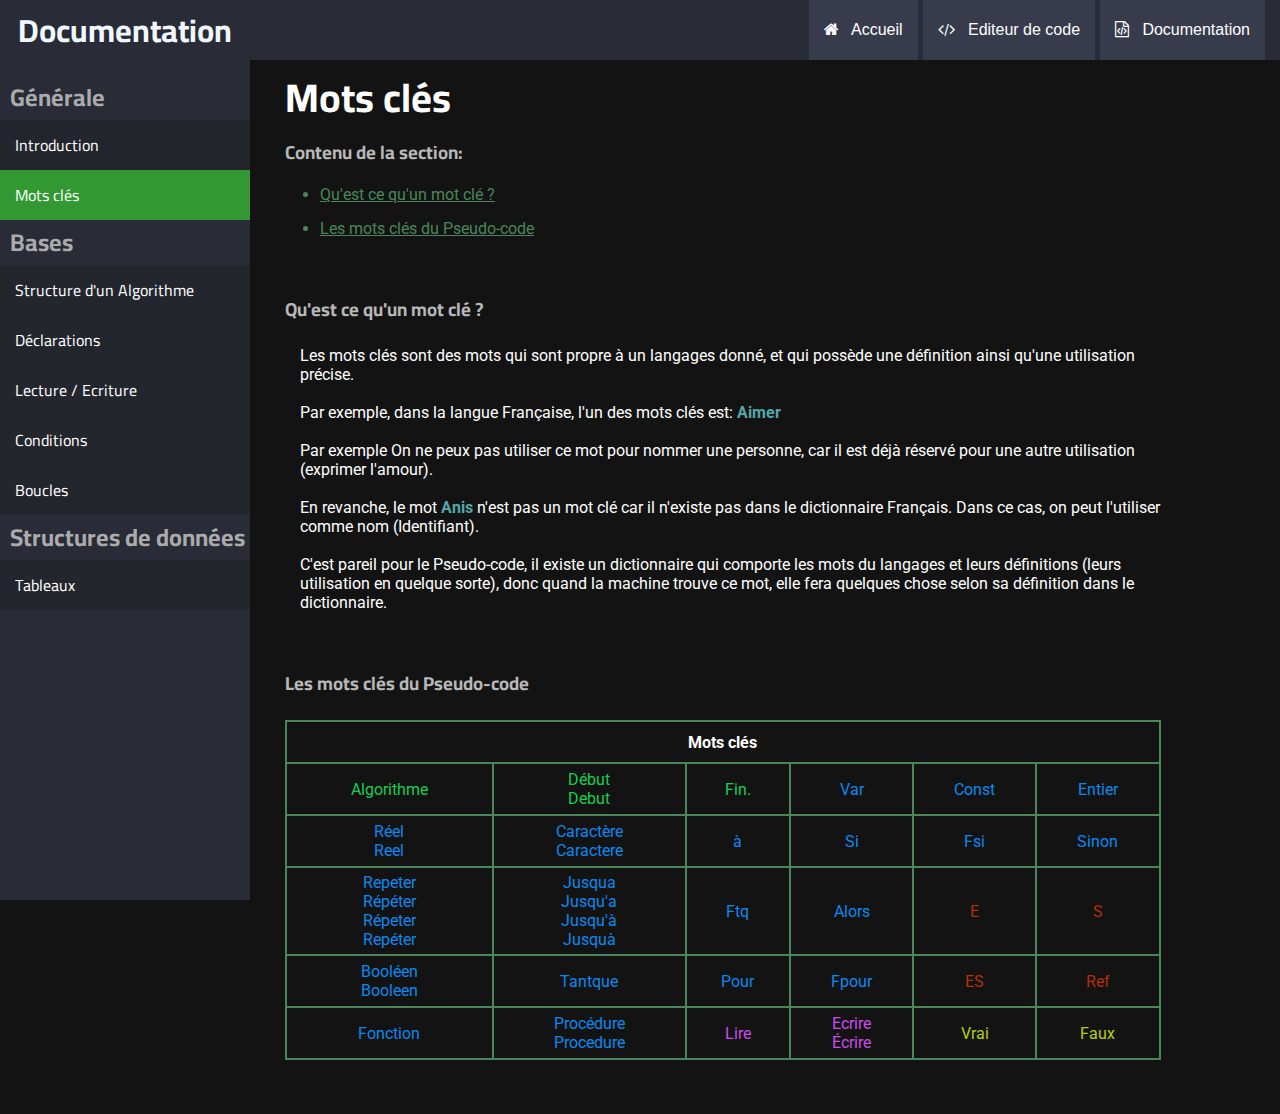
<file: fr/docs/motcle.html>
<!DOCTYPE html>
<html lang="en">
<head>
    <meta charset="UTF-8">
    <meta name="viewport" content="width=device-width, initial-scale=1.0">
    <meta http-equiv="X-UA-Compatible" content="ie=edge">
    <script src="https://ajax.googleapis.com/ajax/libs/jquery/3.4.1/jquery.min.js"></script>
    <script src="../../css/themes.js"></script>
    <link href="https://fonts.googleapis.com/css2?family=Cairo&family=Roboto&display=swap" rel="stylesheet">
    <link rel="stylesheet" href="../../fonts/consolas.css">
    <link rel="stylesheet" href="../../css/docs.css">
    <link rel="stylesheet" href="../../css/algo.css">
    <link rel="stylesheet" href="../../css/main.css">
    <link rel="stylesheet" href="https://cdnjs.cloudflare.com/ajax/libs/font-awesome/4.7.0/css/font-awesome.min.css">
    <title>Mots clés | Documentation | JSPCC</title>
</head>
<body>
    <nav class="navbar">
        <div class="left-nav">
            <div class="mobile" style="height: 100%;">
                <button class="menu-btn">
                    <i class="fa fa-arrow-right"></i>
                </button>
            </div>
        </div>

        <div class="mobile burger" >
            <button class="bars-mobile">
                <i class="fa fa-bars"></i>
            </button>
        </div>

        <div class="right-nav">
            <div class="element-container">
                <a href="../home.html">
                    <button class="nav-elem">
                        <i class="fa fa-home"></i> &nbsp; Accueil
                    </button>
                </a>

                <a href="../editor.html">
                    <button class="nav-elem">
                        <i class="fa fa-code"></i> &nbsp; Editeur de code
                    </button>
                </a>

                <a>
                    <button class="nav-elem">
                        <i class="fa fa-file-code-o"></i> &nbsp; Documentation
                    </button>
                </a>

                <!--<a href="#">
                    <button class="nav-elem">
                        <i class="fa fa-bell"></i> &nbsp; Notifications
                    </button>
                </a>-->
            </div>
        </div>
    </nav>

    <div class="doc-menu">
        <div class="separator"></div>
        <h1 style="text-align: center; color: aliceblue;">Documentation</h1>
        <div class="menu-body">
            <h2>Générale</h2>
            <a href="introduction.html">
                <button class="doc-elem">
                    Introduction
                </button>
            </a>
            <a>
                <button class="doc-elem selected-elem">
                    Mots clés
                </button>
            </a>
            <h2>Bases</h2>
            <a href="structure-dun-algorithme.html">
                <button class="doc-elem">
                    Structure d'un Algorithme
                </button>
            </a>
            <a href="declarations.html">
                <button class="doc-elem">
                    Déclarations
                </button>
            </a>
            <a href="lecture-ecriture.html">
                <button class="doc-elem">
                    Lecture / Ecriture 
                </button>
            </a>
            <a href="conditions.html">
                <button class="doc-elem">
                    Conditions 
                </button>
            </a>
            <a href="boucles.html">
                <button class="doc-elem">
                    Boucles 
                </button>
            </a>
            <h2>Structures de données</h2>
            <a href="tableaux.html">
                <button class="doc-elem">
                    Tableaux 
                </button>
            </a>
        </div>

        <script>
            $(document).ready(function()
            {
                let on = false;
                let resized = false;

                $(".menu-btn").on("click", function()
                {
                    if(on)
                    {
                        $(".menu-btn i").removeClass("fa-arrow-left");
                        $(".menu-btn i").addClass("fa-arrow-right");
                        $(".doc-menu").animate(
                        {
                            left: "-100%"
                        });
                        on = false;
                    }
                    else 
                    {
                        $(".menu-btn i").removeClass("fa-arrow-right");
                        $(".menu-btn i").addClass("fa-arrow-left");
                        $(".doc-menu").animate(
                        {
                            left: "0"
                        });
                        on = true;
                    }
                })

                $(window).resize(function()
                {
                    if($(window).width() > 1024)
                    {
                        resized = true;
                        $(".doc-menu").css("left", "0");
                        on = false;
                    }
                    
                    if($(window).width() <= 1024 && resized)
                    {
                        resized = false;
                        $(".doc-menu").css("left", "-100%");
                        on = false;
                    }
                    
                });
            });
        </script>
    </div>
    
    <div class="separator"></div>

    <div class="doc-body">
        <div class="body-content">
            <h1 class="section-title" style="font-size: 2.5em;">Mots clés</h1>
            <div class="section-content">
                <h3 class="section-title section-subtitle">Contenu de la section:</h3>
                <ul class="content"> 
                    <li><a href="#def">Qu'est ce qu'un mot clé ?</a></li>
                    <li><a href="#mc">Les mots clés du Pseudo-code</a></li>
                </ul>
            </div>

            <br><br><br>

            <div class="section-content" id="def">
                <h3 class="section-title section-subtitle">Qu'est ce qu'un mot clé ?</h3>
                <br>
                <p class="sec-cont">
                    Les mots clés sont des mots qui sont propre à un langages donné, et qui possède une définition 
                    ainsi qu'une utilisation précise.
                    
                    <br><br>
                    
                    Par exemple, dans la langue Française, l'un des mots clés est: <b style="color: rgb(83, 168, 168);">Aimer</b>
                    
                    <br><br>
                    
                    Par exemple On ne peux pas utiliser ce mot pour nommer une personne, 
                    car il est déjà réservé pour une autre utilisation (exprimer l'amour).

                    <br><br>

                    En revanche, le mot <b style="color: rgb(83, 168, 168);">Anis</b> n'est pas un mot clé
                    car il n'existe pas dans le dictionnaire Français. Dans ce cas, on peut l'utiliser comme nom (Identifiant).

                    <br><br>

                    C'est pareil pour le Pseudo-code, il existe un dictionnaire qui comporte les mots du langages et leurs définitions 
                    (leurs utilisation en quelque sorte), donc quand la machine trouve ce mot, elle fera quelques chose selon sa définition dans le dictionnaire.
                </p>
            </div>

            <br><br><br>

            <div class="section-content" id="mc">
                <h3 class="section-title section-subtitle">Les mots clés du Pseudo-code</h3>
                <br>
                <p class="sec-cont">
                    <table class="kw-table">
                        <tr>
                            <th colspan="6">Mots clés</th>
                        </tr>
                        <tr>
                            <td class="kw">Algorithme</td>
                            <td class="kw">Début <br> Debut</td>
                            <td class="kw">Fin.</td>
                            <td class="dec">Var</td>
                            <td class="dec">Const</td>
                            <td class="dec">Entier</td>
                        </tr>
                        <tr>
                            <td class="dec">Réel <br> Reel</td>
                            <td class="dec">Caractère <br> Caractere</td>
                            <td class="dec">à</td>
                            <td class="dec">Si</td>
                            <td class="dec">Fsi</td>
                            <td class="dec">Sinon</td>
                        </tr>
                        <tr>
                            
                            <td class="dec">Repeter <br> Répéter <br> Répeter <br> Repéter</td> 
                            <td class="dec">Jusqua <br> Jusqu'a <br> Jusqu'à <br> Jusquà</td>
                            <td class="dec">Ftq</td>
                            <td class="dec">Alors</td>
                            <td class="transm">E</td>
                            <td class="transm">S</td>
                        </tr>
                        <tr>
                            <td class="dec">Booléen <br> Booleen</td>
                            <td class="dec">Tantque</td>
                            <td class="dec">Pour</td>
                            <td class="dec">Fpour</td>
                            <td class="transm">ES</td>
                            <td class="transm">Ref</td>
                        </tr>
                        <tr>
                            <td class="dec">Fonction</td>
                            <td class="dec">Procédure <br> Procedure</td>
                            <td class="rw">Lire</td>
                            <td class="rw">Ecrire <br> <span style="text-transform: uppercase;">é</span>crire</td>
                            <td class="valuebool">Vrai</td>
                            <td class="valuebool">Faux</td>
                        </tr>
                    </table>
                </p>
            </div>

        </div>

        <br><br><br>
    </div>
</body>
</html>
</file>
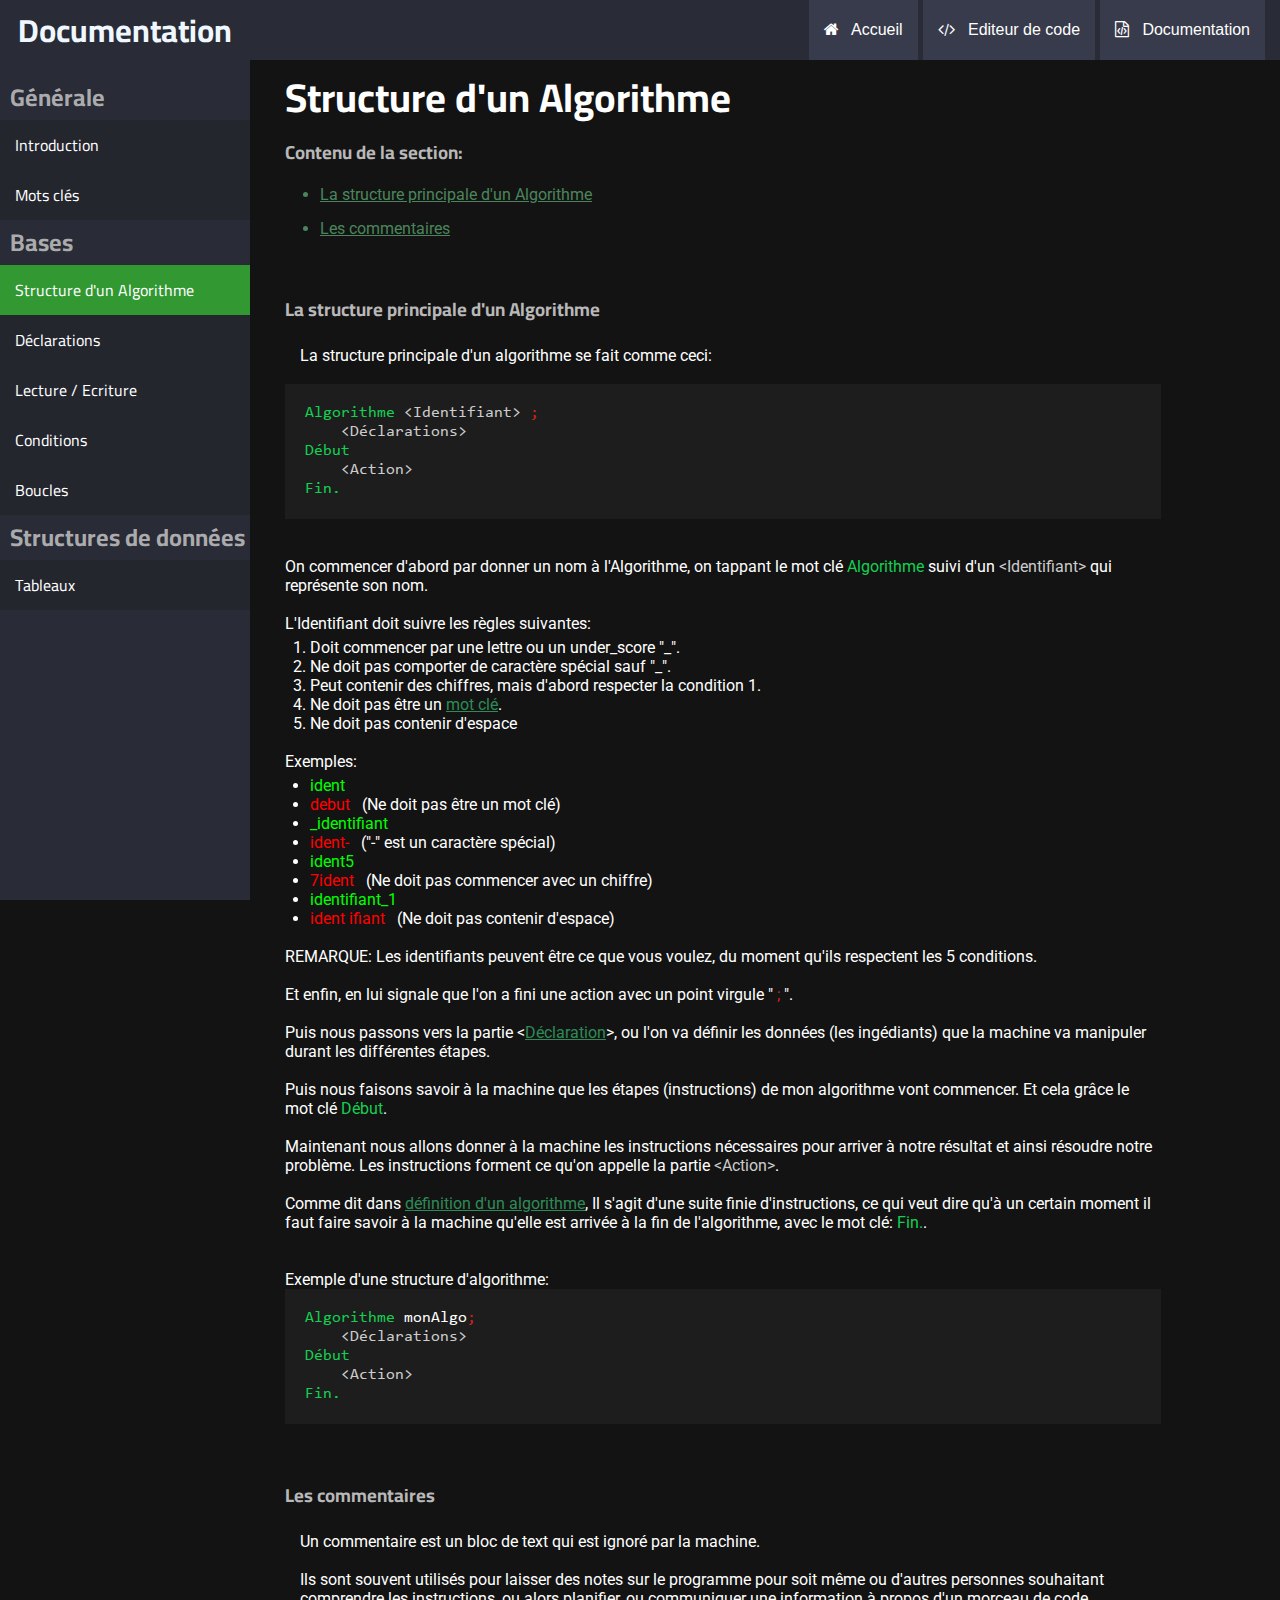
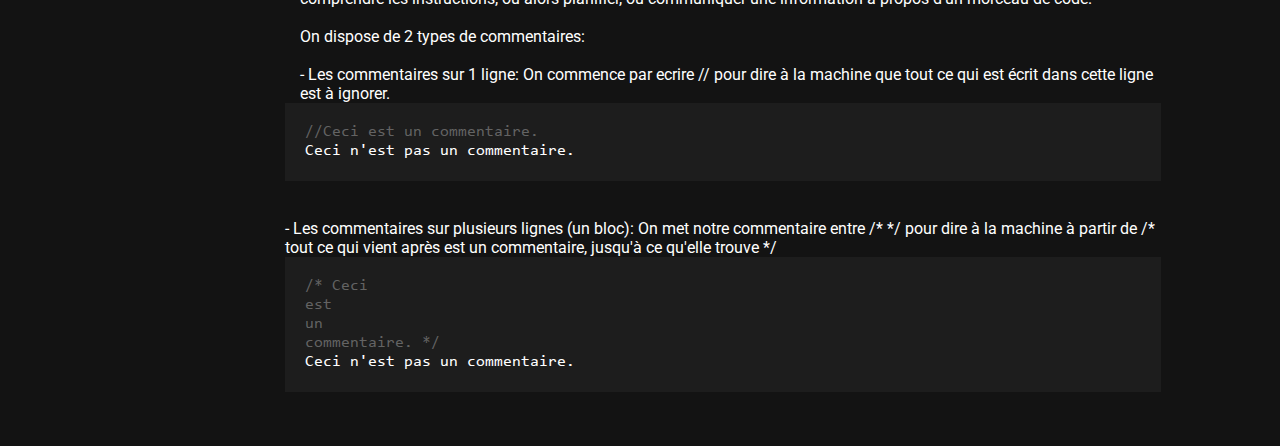
<file: fr/docs/structure-dun-algorithme.html>
<!DOCTYPE html>
<html lang="en">
<head>
    <meta charset="UTF-8">
    <meta name="viewport" content="width=device-width, initial-scale=1.0">
    <meta http-equiv="X-UA-Compatible" content="ie=edge">
    <script src="https://ajax.googleapis.com/ajax/libs/jquery/3.4.1/jquery.min.js"></script>
    <script src="../../css/themes.js"></script>
    <link href="https://fonts.googleapis.com/css2?family=Cairo&family=Roboto&display=swap" rel="stylesheet">
    <link rel="stylesheet" href="../../fonts/consolas.css">
    <link rel="stylesheet" href="../../css/docs.css">
    <link rel="stylesheet" href="../../css/algo.css">
    <link rel="stylesheet" href="../../css/main.css">
    <link rel="stylesheet" href="https://cdnjs.cloudflare.com/ajax/libs/font-awesome/4.7.0/css/font-awesome.min.css">
    <title>Structure d'un Algorithme | Documentation | JSPCC</title>
</head>
<body>
    <nav class="navbar">
        <div class="left-nav">
            <div class="mobile" style="height: 100%;">
                <button class="menu-btn">
                    <i class="fa fa-arrow-right"></i>
                </button>
            </div>
        </div>

        <div class="mobile burger" >
            <button class="bars-mobile">
                <i class="fa fa-bars"></i>
            </button>
        </div>

        <div class="right-nav">
            <div class="element-container">
                <a href="../home.html">
                    <button class="nav-elem">
                        <i class="fa fa-home"></i> &nbsp; Accueil
                    </button>
                </a>

                <a href="../editor.html">
                    <button class="nav-elem">
                        <i class="fa fa-code"></i> &nbsp; Editeur de code
                    </button>
                </a>

                <a>
                    <button class="nav-elem">
                        <i class="fa fa-file-code-o"></i> &nbsp; Documentation
                    </button>
                </a>

                <!--<a href="#">
                    <button class="nav-elem">
                        <i class="fa fa-bell"></i> &nbsp; Notifications
                    </button>
                </a>-->
            </div>
        </div>
    </nav>

    <div class="doc-menu">
        <div class="separator"></div>
        <h1 style="text-align: center; color: aliceblue;">Documentation</h1>
        <div class="menu-body">
            <h2>Générale</h2>
            <a href="introduction.html">
                <button class="doc-elem">
                    Introduction
                </button>
            </a>
            <a href="motcle.html">
                <button class="doc-elem">
                    Mots clés
                </button>
            </a>
            <h2>Bases</h2>
            <a>
                <button class="doc-elem selected-elem">
                    Structure d'un Algorithme
                </button>
            </a>
            <a href="declarations.html">
                <button class="doc-elem">
                    Déclarations
                </button>
            </a>
            <a href="lecture-ecriture.html">
                <button class="doc-elem">
                    Lecture / Ecriture 
                </button>
            </a>
            <a href="conditions.html">
                <button class="doc-elem">
                    Conditions 
                </button>
            </a>
            <a href="boucles.html">
                <button class="doc-elem">
                    Boucles 
                </button>
            </a>
            <h2>Structures de données</h2>
            <a href="tableaux.html">
                <button class="doc-elem">
                    Tableaux 
                </button>
            </a>
        </div>

        <script>
            $(document).ready(function()
            {
                let on = false;
                let resized = false;

                $(".menu-btn").on("click", function()
                {
                    if(on)
                    {
                        $(".menu-btn i").removeClass("fa-arrow-left");
                        $(".menu-btn i").addClass("fa-arrow-right");
                        $(".doc-menu").animate(
                        {
                            left: "-100%"
                        });
                        on = false;
                    }
                    else 
                    {
                        $(".menu-btn i").removeClass("fa-arrow-right");
                        $(".menu-btn i").addClass("fa-arrow-left");
                        $(".doc-menu").animate(
                        {
                            left: "0"
                        });
                        on = true;
                    }
                })

                $(window).resize(function()
                {
                    if($(window).width() > 1024)
                    {
                        resized = true;
                        $(".doc-menu").css("left", "0");
                        on = false;
                    }
                    
                    if($(window).width() <= 1024 && resized)
                    {
                        resized = false;
                        $(".doc-menu").css("left", "-100%");
                        on = false;
                    }
                    
                });
            });
        </script>
    </div>
    
    <div class="separator"></div>

    <div class="doc-body">
        <div class="body-content">
            <h1 class="section-title" style="font-size: 2.5em;">Structure d'un Algorithme</h1>
            <div class="section-content">
                <h3 class="section-title section-subtitle">Contenu de la section:</h3>
                <ul class="content"> 
                    <li><a href="#str">La structure principale d'un Algorithme</a></li>
                    <li><a href="#com">Les commentaires</a></li>
                </ul>
            </div>

            <br><br><br>

            <div class="section-content" id="str">
                <h3 class="section-title section-subtitle">La structure principale d'un Algorithme</h3>
                <br>
                <p class="sec-cont">
                    La structure principale d'un algorithme se fait comme ceci: 
                    <br><br>

                    <div class="code-section">
                        <span class="kw">Algorithme</span> <span style="color: rgb(204, 204, 204);">&lt;Identifiant&gt</span>
                        <span class="symbol">;</span>
                        <br>
                        &nbsp;&nbsp;&nbsp;&nbsp;<span style="color: rgb(204, 204, 204);">&lt;Déclarations&gt;</span>
                        <br>
                        <span class="kw">Début</span>
                        <br>
                        &nbsp;&nbsp;&nbsp;&nbsp;<span style="color: rgb(204, 204, 204);">&lt;Action&gt;</span>
                        <br>
                        <span class="kw">Fin.</span>
                    </div>
                    <br><br>

                    On commencer d'abord par donner un nom à l'Algorithme, on tappant le mot clé 
                    <span class="kw">Algorithme</span> suivi d'un <span style="color: rgb(204, 204, 204);">&lt;Identifiant&gt;</span> qui représente son nom. 
                    
                    <br><br>

                    L'Identifiant doit suivre les règles suivantes:
                    <ol class="conds-id" id="conds-id">
                        <li>Doit commencer par une lettre ou un under_score "_".</li>
                        <li>Ne doit pas comporter de caractère spécial sauf "_".</li>
                        <li>Peut contenir des chiffres, mais d'abord respecter la condition 1.</li>
                        <li>Ne doit pas  être un <a style="color: seagreen;" href="motcle.html#mc">mot clé</a>.</li>
                        <li>Ne doit pas contenir d'espace</li>
                    </ol>
                    <br>
                    Exemples:
                    <ul class="conds-id">
                        <li><span style="color: lime;">ident</span></li>
                        <li><span style="color: red;">debut</span> &nbsp; (Ne doit pas être un mot clé)</li>
                        <li><span style="color: lime;">_identifiant</span></li>
                        <li><span style="color: red;">ident-</span> &nbsp; ("-" est un caractère spécial)</li>
                        <li><span style="color: lime;">ident5</span></li>
                        <li><span style="color: red;">7ident</span> &nbsp; (Ne doit pas commencer avec un chiffre)</li>
                        <li><span style="color: lime;">identifiant_1</span></li>
                        <li><span style="color: red;">ident ifiant</span> &nbsp; (Ne doit pas contenir d'espace)</li>
                    </ul>
                    <br>
                    REMARQUE: Les identifiants peuvent être ce que vous voulez, du moment qu'ils respectent les 5 conditions.
                    <br><br>
                    Et enfin, en lui signale que l'on a fini une action avec un point virgule " <span class="symbol">;</span> ". 

                    <br><br>
                    
                    Puis nous passons vers la partie &lt;<a style="color: seagreen;" href="declarations.html">Déclaration</a>&gt;, ou l'on va définir les données (les ingédiants)
                    que la machine va manipuler durant les différentes étapes.

                    <br><br>

                    Puis nous faisons savoir à la machine que les étapes (instructions) de mon algorithme vont commencer. Et cela grâce le mot clé
                    <span class="kw">Début</span>.

                    <br><br>
                    Maintenant nous allons donner à la machine les instructions nécessaires pour arriver à notre résultat et ainsi
                    résoudre notre problème. Les instructions forment ce qu'on appelle la partie <span style="color: rgb(204, 204, 204);">&lt;Action&gt;</span>.

                    <br><br>
                    Comme dit dans <a style="color: seagreen;" href="introduction.html#def">définition d'un algorithme</a>, Il s'agit d'une suite finie
                    d'instructions, ce qui veut dire qu'à un certain moment il faut faire savoir à la machine qu'elle est arrivée à la fin de l'algorithme, avec
                    le mot clé: <span class="kw">Fin.</span>.

                    <br><br><br>
                    Exemple d'une structure d'algorithme:
                    <br>
                    <div class="code-section">
                        <span class="kw">Algorithme</span> monAlgo<span class="symbol">;</span>
                        <br>
                        &nbsp;&nbsp;&nbsp;&nbsp;<span style="color: rgb(204, 204, 204);">&lt;Déclarations&gt;</span>
                        <br>
                        <span class="kw">Début</span>
                        <br>
                        &nbsp;&nbsp;&nbsp;&nbsp;<span style="color: rgb(204, 204, 204);">&lt;Action&gt;</span>
                        <br>
                        <span class="kw">Fin.</span>
                    </div>
                </p>
            </div>

            <br><br><br>

            <div class="section-content" id="com">
                <h3 class="section-title section-subtitle">Les commentaires</h3>
                <br>
                <p class="sec-cont">
                    Un commentaire est un bloc de text qui est ignoré par la machine.
                    <br><br>
                    Ils sont souvent utilisés pour laisser des notes sur le programme pour soit même ou d'autres personnes
                    souhaitant comprendre les instructions, ou alors planifier, ou communiquer une information à propos d'un
                    morceau de code.
                    <br><br>
                    On dispose de 2 types de commentaires:
                    <br><br>
                    - Les commentaires sur 1 ligne: On commence par ecrire // pour dire à la machine que
                    tout ce qui est écrit dans cette ligne est à ignorer.
                    <br> 
                    <div class="code-section">
                        <span class="com">//Ceci est un commentaire.</span> 
                        <br>
                        Ceci n'est pas un commentaire.
                    </div>
                    <br><br>
                    - Les commentaires sur plusieurs lignes (un bloc): On met notre commentaire entre /* */ pour dire à 
                    la machine à partir de /* tout ce qui vient après est un commentaire, jusqu'à ce qu'elle trouve */
                    <br> 
                    <div class="code-section">
                        <span class="com">/* Ceci <br> est <br> un <br> commentaire. */</span> 
                        <br>
                        Ceci n'est pas un commentaire.
                    </div>
                </p>
            </div>

        </div>

        <br><br><br>
    </div>
</body>
</html>
</file>
<file: fonts/consolas.css>
@font-face {
    font-family: 'Consolas';
    src: url('Consolas.woff2') format('woff2'),
        url('Consolas.woff') format('woff');
    font-weight: normal;
    font-style: normal;
    font-display: swap;
}
</file>
<file: css/main.css>
.navbar 
{
    width: 100%;
    height: 60px;
    background-color: rgb(41, 43, 54);
    display: flex;
    justify-content: space-between;
    flex-wrap: wrap;
}

.logo
{
    color: white;
    padding-left: 15px;
    font-size: 2em;
    cursor: pointer;
}

.nav-elem 
{
    height: 100%;
    border: none;
    background-color: rgb(56, 59, 75);
    color: white;
    padding: 15px;
    font-size: 1em;
    margin-right: 5px;
    outline: none;
    cursor: pointer;
}

.nav-elem:hover 
{
    background-color: rgb(50, 153, 50);
}

.part1
{
    display: flex;
    justify-content: space-around;
    flex-wrap: wrap-reverse;
}

.sub-part1
{
    margin-top: 50px;
    width: 40%;
    text-align: left;
    color: white;
}

.sub-part1 h1 
{
    font-size: 2.2em;
    margin: 0;
    padding: 0;
}

.sub-part1 button 
{
    border: solid white 2px;
    background-color: rgba(0, 0, 0, 0);
    color: white;
    padding: 10px;
    cursor: pointer;
    transition: background-color 0.2s ease;
    outline: none;
} 

.sub-part1 button:hover 
{
    background-color: rgb(50, 153, 50);
    border-color: rgb(50, 153, 50);
} 

.sub-part1 .tuto:hover 
{
    background-color: rgb(197, 135, 19);
    border-color: rgb(197, 135, 19);
} 

.sub-part1 span 
{
    font-family: 'Roboto';
    font-size: 1em;
}

.sub-part2
{
    width: 50%;
}

.sub-part2 img 
{
    width: 100%;
    margin-top: 55px;
    border-radius: 20px;
    box-shadow: 1px 1px 20px -5px;
}

.main-title 
{
    text-align: center;
    font-size: 2.5em;
    color: white;
}

.element-container
{
    height: 100%;
    margin-right: 10px;
    display: flex;
    flex-wrap: wrap;
    width: 100%;
}

.colored-letter 
{
    color: rgb(50, 153, 50);
}

.mobile 
{
    display: none;
}

@media only screen and (max-width: 1024px)
{
    .bars-mobile 
    {
        height: 100%;
        border: none;
        background-color: rgb(56, 59, 75);
        color: white;
        padding: 15px;
        font-size: 1em;
        outline: none;
        cursor: pointer;
        width: 55px;
    }

    .main-title
    {
        margin: auto;
        width: 70%;
    }

    .mobile
    {
        display: block;
    }

    .right-nav
    {
        width: 100%;
        z-index: 99;
        margin: 0;
        overflow: hidden;
        height: 180px;
        display: none;
    }

    .nav-elem
    {
        width: 100%;
        text-align: left;
        position: relative;
    }

    .right-nav a 
    {
        z-index: 99;
        width: 100%;
    }

    .sub-part1
    {
        text-align: center;
        width: 80%;
        margin-bottom: 50px;
    } 

    .sub-part2
    {
        width: 80%;
    }
}
</file>
<file: css/algo.css>
*
{
    margin: 0;
    padding: 0;
}

body 
{
    background-color: rgb(19, 19, 19);
}

.codearea
{
    margin: 10px auto;
    width: 80%;
    height: 80vh;
    display: flex;
}

.editor 
{
    width: 100%;
    height: 100%;
}

#txtcode
{
    padding-top: 10px;
    position: absolute;
    z-index: 100;
    animation: none;
    top: 0;
    left: 0;
    width: 100%;
    height: 100%;
    border: none;
    background-color: rgba(0, 0, 0, 0);
    outline: none;
    color: rgba(0, 0, 0, 0);
    font-size: 16px;
    padding-bottom: 10px;
    caret-color: rgb(255, 255, 255);
}

.line_num
{
    padding-top: 10px;
    text-align: center;
    background-color: rgb(29, 29, 29);
    width: 5%;
    color: rgb(197, 197, 197);
    height: 100%;
    padding-bottom: 10px;
    overflow-y: auto;
}

.snippet 
{
    width: 100%;
    height: 100%;
    position: relative;
    z-index: 1;
    top: 0;
    left: 0;
    color: white;
}

.code 
{
    padding-top: 10px;
    width: 100%;
    height: 100%;
    overflow-y: auto;
    background-color: rgb(29, 29, 29);
    padding-bottom: 10px;
}

.code-font
{
    font-family: 'Consolas', sans-serif;
}

.kw 
{
    color: rgb(20, 207, 82);
}

.valuebool 
{
    color: rgb(179, 207, 20);
}

.valuechar 
{
    color: rgb(207, 163, 20);
}

.symbol 
{
    color: rgb(204, 36, 24);
}

.dec,.instr 
{
    color: rgb(11, 137, 240);
}

.rw 
{
    color: rgb(200, 76, 238);
}

.com 
{
    color: rgba(119, 119, 119, 0.781);
}

.transm
{
    color: rgb(182, 47, 7);
}

.valuenum
{
    color: rgb(86, 180, 136);
}

.valuestring
{
    color: rgb(196, 128, 64);
}

.line_num::-webkit-scrollbar 
{
    display: none;
}

.code::-webkit-scrollbar 
{
    display: none;
}

.title 
{
    font-family: "Consolas";
    text-align: center;
    margin: 15px 0;
    padding-right: 0;
    color: rgb(216, 216, 216);
}

.parsebtn,.execbtn,.uploadbtn,.downloadbtn 
{
    width: 70px;
    height: 50px;
    background-color: rgba(0, 0, 0, 0);
    color: white;
    border-left: none;
    border-right: solid rgba(128, 128, 128, 0.781) 1px;
    border-top: solid rgba(128, 128, 128, 0.781) 1px;
    border-bottom: solid rgba(128, 128, 128, 0.781) 1px;
    border-top-right-radius: 8px;
    border-bottom-right-radius: 8px;
    transition: background-color 0.2s ease;
    user-select: none;
    outline: none;
    position: relative;
}

.uploadbtn > *
{
    position: absolute;
    width: 70px;
    height: 50px;
    top: 0;
    left: 0;
}

.uploadbtn > div
{
    position: absolute;
    width: 70px;
    height: 50px;
    top: 8px;
    left: 0;
    cursor: pointer;
}

.execbtn:hover 
{
    background-color: rgb(60, 151, 90);
    border-color: rgb(60, 151, 90);
    cursor: pointer; 
}

.parsebtn:hover 
{
    background-color: rgb(206, 137, 33);
    border-color: rgb(206, 137, 33);
    cursor: pointer; 
}

.consoles
{
    font-family: "Consolas";
    width: 100%;
    height: 100vh;
    position: fixed;
    top: 0;
    background-color: rgba(0, 0, 0, 0);
    z-index: 110;
    color: white;
    display: none;
}

.modal-body
{
    width: 70%;
    margin: 30px auto;
    height: 80%;
    background-color: black;
}

.full-header 
{
    width: 100%;
    display: flex;
    height: 34.5px;
    margin-bottom: 15px;
}

.header 
{
    width: 100%;
    height: 100%;
    background-color: rgb(12, 65, 124);
    line-height: 35px;
    padding-left: 15px;
    user-select: none;
}

.header:hover 
{
    cursor: grab;
}

.header:active 
{
    cursor: grabbing;
}

.quit
{
    text-align: right;
}

.quit button 
{
    font-weight: bold;
    font-family: "Consolas";
    font-size: 1em;
    padding-left: 25px;
    padding-right: 25px;
    padding-top: 8px;
    padding-bottom: 8px;
    border: none;
    background-color: red;
    color: white;
    cursor: pointer;
    transition: background-color 0.1s ease;
    outline: none;
}

.error
{
    color: rgb(245, 41, 41);
}

.log 
{
    width: 100%;
    height: 90%;
    overflow-y: auto;
    padding-left: 25px;
}

.input 
{
    background-color: rgb(0, 0, 0);
    color: white;
    /*border: solid rgba(255, 255, 255, 0.438) 1px;*/
    border: none;
    outline: none;
    font-family: 'Consolas';
    padding-left: 2px;
}

@media only screen and (max-width: 1024px)
{
    .modal-body
    {
        width: 100%;
        margin: 0;
        height: 100%;
        background-color: black;
    }

    .codearea
    {
        margin: 0;
        width: 100%;
        height: 80vh;
    }

    .parsebtn-mobile, .execbtn-mobile, .uploadbtn-mobile, .downloadbtn-mobile
    {
        width: 70px;
        height: 50px;
        background-color: rgba(0, 0, 0, 0);
        color: white;
        border: solid rgba(128, 128, 128, 0.781) 1px;
        transition: background-color 0.2s ease;
        user-select: none;
        outline: none;
        cursor: pointer;
    }

    .uploadbtn-mobile 
    {
        padding-top: 8px;
        position: relative;
        top: 2.5px;
    }

    .btns-tools
    {
        width: 100%;
        height: 50px;
    }

    .execbtn-mobile:hover 
    {
        background-color: rgb(60, 151, 90);
        border-color: rgb(60, 151, 90);
        cursor: pointer; 
    }

    .parsebtn-mobile:hover 
    {
        background-color: rgb(206, 137, 33);
        border-color: rgb(206, 137, 33);
        cursor: pointer; 
    }

    .uploadbtn-mobile > *
    {
        position: absolute;
        width: 70px;
        height: 50px;
        top: 0;
        left: 0;
    }

    .uploadbtn-mobile > div
    {
        position: absolute;
        width: 70px;
        height: 50px;
        top: 8px;
        left: 0;
        cursor: pointer;
    }

    .line_num
    {
        width: 10%;
    }

    .tools-pc 
    {
        display: none;
    }
}

.navbar 
{
    font-family: 'Cairo';
}
</file>
<file: css/docs.css>
.doc-menu 
{
    width: 250px;
    height: 100vh;
    background-color: rgb(41, 43, 54);
    position: fixed;
    z-index: 99;
    top: 0;
    overflow: auto;
    font-family: 'Cairo';
    color: white;
}

.menu-body 
{
    margin-top: 15px;
    color: rgba(190, 190, 190, 0.884);
}

.conds-id 
{
    margin-left: 25px;
    margin-top: 5px;
}

.impo-word 
{
    color: skyblue;
    font-weight: bold;
}

.code-section
{
    padding: 20px;
    background-color: rgb(29, 29, 29);
    font-family: "Consolas";
}

.menu-body h2
{
    margin-left: 10px;
}

.doc-elem 
{
    outline: none;
    font-family: 'Cairo';
    width: 100%;
    height: 50px;
    padding-left: 15px;
    font-size: 1em;
    border: none;
    background-color: rgb(36, 38, 46);
    color: white;
    text-align: left;
    cursor: pointer;
    transition: background-color 0.1s ease;
}

.kw-table 
{
    width: 100%;
}

.kw-table, .kw-table th, .kw-table td 
{
    border: 2px solid rgb(75, 133, 92);
    border-collapse: collapse;
}

.kw-table td 
{
    padding: 5px;
}

.kw-table th, .kw-table td 
{
    text-align: center;
    height: 40px;
}

.body-content
{
    width: 85%;
    margin-left: 35px;
}

.section-content 
{
    font-family: 'Roboto';
}

.content a 
{
    color: rgb(75, 133, 92);
}

.content a:hover 
{
    color: rgb(50, 153, 50);
}

.content li 
{
    margin-top: 15px;
}

.content
{
    color: rgb(75, 133, 92);
    margin-left: 35px;
}

.doc-elem:hover 
{
    background-color: rgb(50, 153, 50);
}

.selected-elem 
{
    background-color: rgb(50, 153, 50);
}

.doc-body 
{
    margin-left: 250px;
    color: white;
}

.section-title 
{
    font-family: 'Cairo';
}

.sec-cont 
{
    margin-left: 15px;
}

.section-subtitle
{
    color: rgb(184, 184, 184);
}

/* width */
.doc-menu::-webkit-scrollbar 
{
    width: 5px;
}

/* Track */
.doc-menu::-webkit-scrollbar-track 
{
    box-shadow: inset 0 0 5px grey; 
    border-radius: 10px;
}

/* Handle */
.doc-menu::-webkit-scrollbar-thumb 
{
    background: rgb(75, 133, 92); 
    border-radius: 10px;
}

/* Handle on hover */
.doc-menu::-webkit-scrollbar-thumb:hover 
{
    background: #048b22; 
}

@media only screen and (max-width: 1024px)
{
    .doc-menu
    {
        left: -100%;
    }

    .menu-btn
    {
        height: 100%;
        border: none;
        background-color: rgb(56, 59, 75);
        color: white;
        padding: 15px;
        font-size: 1em;
        outline: none;
        cursor: pointer;
        width: 55px;
    }

    .doc-body
    {
        margin-left: 0;
    }
}
</file>
